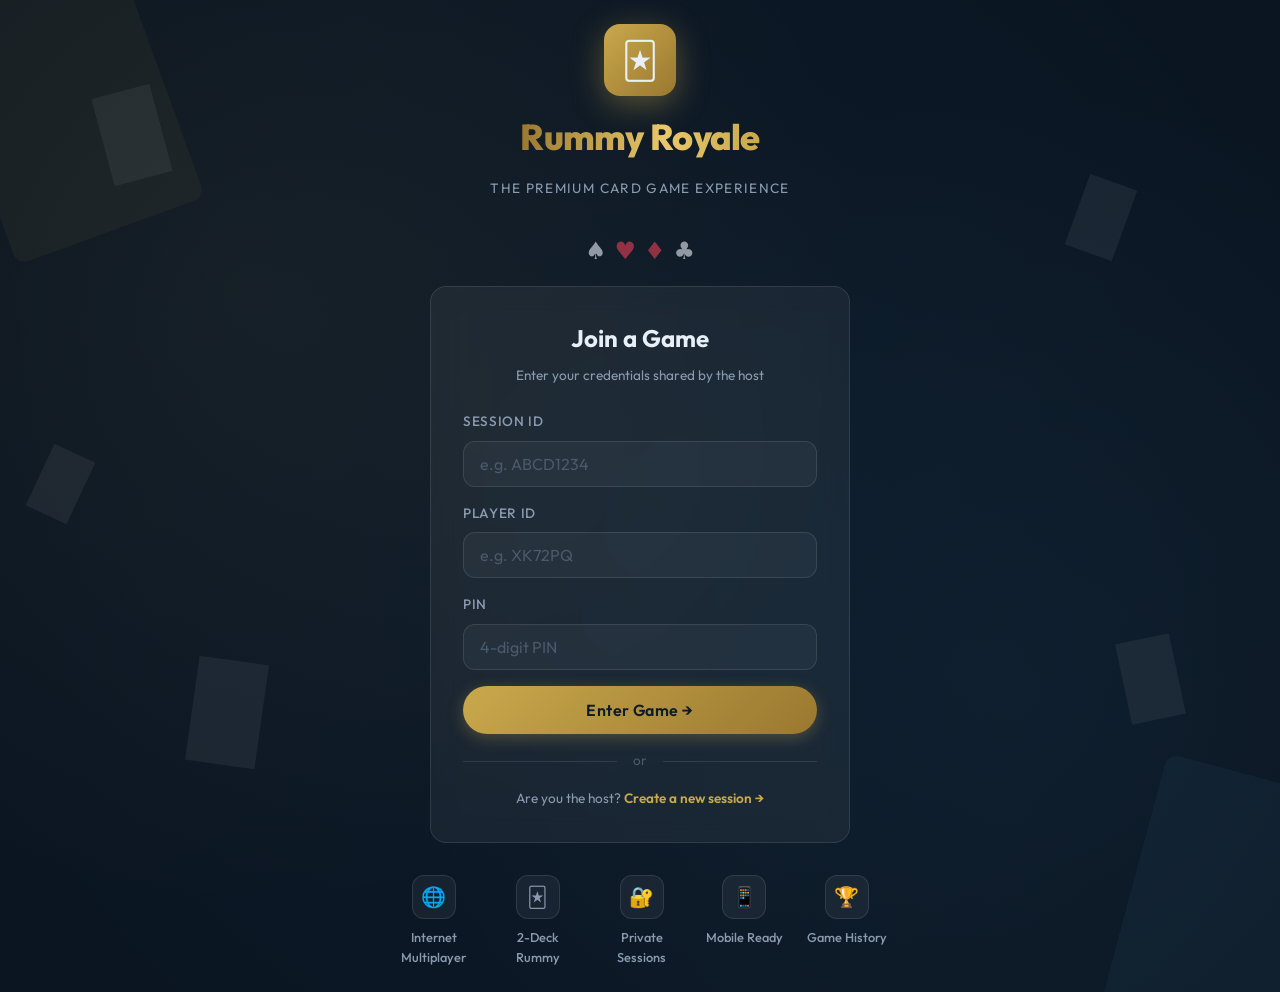
<file: index.html>
<!DOCTYPE html>
<html lang="en">
<head>
  <meta charset="UTF-8" />
  <meta name="viewport" content="width=device-width, initial-scale=1.0" />
  <title>Rummy Royale — Multiplayer Card Game</title>
  <meta name="description" content="Play Rummy Royale — a premium 2-6 player online rummy card game. Join with your secret ID and PIN." />
  <link rel="icon" href="data:image/svg+xml,<svg xmlns='http://www.w3.org/2000/svg' viewBox='0 0 100 100'><text y='.9em' font-size='90'>🃏</text></svg>" />
  <link rel="stylesheet" href="css/base.css" />
  <link rel="stylesheet" href="css/lobby.css" />
  <!-- Ably Realtime SDK -->
  <script src="https://cdn.ably.com/lib/ably.min-2.js"></script>
  <style>
    .hero-suits {
      display: flex;
      gap: 0.5rem;
      justify-content: center;
      font-size: 1.5rem;
      margin-bottom: 1rem;
      opacity: 0.6;
    }
    .hero-suits span { animation: float 3s ease-in-out infinite; }
    .hero-suits span:nth-child(2) { animation-delay: 0.5s; }
    .hero-suits span:nth-child(3) { animation-delay: 1s; }
    .hero-suits span:nth-child(4) { animation-delay: 1.5s; }
    
    .features {
      display: flex;
      gap: 1.5rem;
      justify-content: center;
      margin-top: 2rem;
      flex-wrap: wrap;
    }
    .feature-item {
      display: flex;
      flex-direction: column;
      align-items: center;
      gap: 0.5rem;
      color: var(--color-text-secondary);
      font-size: 0.8rem;
      font-weight: 500;
      text-align: center;
      max-width: 80px;
    }
    .feature-icon {
      width: 44px;
      height: 44px;
      border-radius: 12px;
      background: var(--color-glass);
      border: 1px solid var(--color-glass-border);
      display: flex;
      align-items: center;
      justify-content: center;
      font-size: 1.25rem;
    }
  </style>
</head>
<body class="bg-pattern">

<!-- Ably Setup Warning (shown if API key not configured) -->
<div id="setup-warning" style="
  display:none; position:fixed; top:0; left:0; right:0; z-index:1000;
  background:linear-gradient(90deg,rgba(201,168,76,0.9),rgba(255,180,0,0.85));
  color:#0D1B2A; font-weight:700; font-size:0.85rem;
  padding:0.6rem 1rem; text-align:center; backdrop-filter:blur(8px);
" role="alert">
  ⚠️ Ably not configured — multiplayer won't work.
  <a href="https://ably.com" target="_blank" rel="noopener"
     style="color:#0D1B2A;text-decoration:underline;margin-left:0.5rem">
    Get free API key →
  </a>
  then paste it in <code style="background:rgba(0,0,0,0.15);padding:1px 5px;border-radius:4px">js/session.js</code>
</div>

<!-- Floating card decorations -->
<div class="floating-cards" aria-hidden="true">
  <div class="floating-card"></div>
  <div class="floating-card"></div>
  <div class="floating-card"></div>
  <div class="floating-card"></div>
  <div class="floating-card"></div>
</div>

<main class="login-page" id="main-login">
  <!-- Brand -->
  <div class="brand-logo">
    <div class="brand-icon">🃏</div>
    <h1 class="brand-name text-gold-shimmer">Rummy Royale</h1>
    <p class="brand-tagline">The Premium Card Game Experience</p>
  </div>

  <div class="hero-suits" aria-hidden="true">
    <span>♠</span><span style="color:var(--color-red)">♥</span>
    <span style="color:var(--color-red)">♦</span><span>♣</span>
  </div>

  <!-- Login Card -->
  <div class="glass login-card" id="login-card" role="region" aria-label="Player Login">
    <h2 class="login-title">Join a Game</h2>
    <p class="login-subtitle">Enter your credentials shared by the host</p>

    <!-- Resume active session panel -->
    <div id="resume-container" class="hidden" style="margin-bottom: 1.5rem; text-align: center; padding: 0.75rem; background: rgba(201, 168, 76, 0.1); border-radius: var(--radius-lg); border: 1px solid rgba(201, 168, 76, 0.2);">
      <p style="font-size: var(--text-sm); color: var(--color-text-secondary); margin-bottom: 0.5rem;">You have an active game session!</p>
      <button class="btn btn-primary btn-sm w-full" id="resume-btn" type="button">Resume Game (Session <span id="resume-session-id-display"></span>)</button>
      <button class="btn btn-ghost btn-sm w-full" id="clear-resume-btn" type="button" style="margin-top: 0.25rem; font-size: var(--text-xs); color: var(--color-text-muted);">Clear and start fresh</button>
    </div>

    <form class="login-form" id="login-form" novalidate>
      <div class="input-group">
        <label class="input-label" for="session-id">Session ID</label>
        <input class="input" type="text" id="session-id" placeholder="e.g. ABCD1234"
          maxlength="12" autocomplete="off" autocapitalize="characters" spellcheck="false"
          required aria-required="true" />
      </div>

      <div class="input-group">
        <label class="input-label" for="player-id">Player ID</label>
        <input class="input" type="text" id="player-id" placeholder="e.g. XK72PQ"
          maxlength="8" autocomplete="off" autocapitalize="characters" spellcheck="false"
          required aria-required="true" />
      </div>

      <div class="input-group">
        <label class="input-label" for="player-pin">PIN</label>
        <input class="input" type="password" id="player-pin" placeholder="4-digit PIN"
          maxlength="4" pattern="[0-9]{4}" inputmode="numeric"
          required aria-required="true" />
      </div>

      <button class="btn btn-primary btn-lg w-full" type="submit" id="login-btn">
        <span id="login-btn-text">Enter Game →</span>
        <span id="login-btn-loader" class="loader hidden"></span>
      </button>

      <div id="login-error" class="hidden" style="
        text-align:center; color:var(--color-error); font-size:var(--text-sm);
        padding:0.75rem; background:rgba(232,64,85,0.1); border-radius:var(--radius-lg);
        border:1px solid rgba(232,64,85,0.2);">
      </div>
    </form>

    <div class="or-divider">or</div>

    <div class="host-link">
      <p>Are you the host? <a href="lobby.html?new=true" id="host-link">Create a new session →</a></p>
    </div>
  </div>

  <!-- Feature highlights -->
  <div class="features" role="list" aria-label="Game features">
    <div class="feature-item" role="listitem">
      <div class="feature-icon">🌐</div>
      <span>Internet Multiplayer</span>
    </div>
    <div class="feature-item" role="listitem">
      <div class="feature-icon">🃏</div>
      <span>2-Deck Rummy</span>
    </div>
    <div class="feature-item" role="listitem">
      <div class="feature-icon">🔐</div>
      <span>Private Sessions</span>
    </div>
    <div class="feature-item" role="listitem">
      <div class="feature-icon">📱</div>
      <span>Mobile Ready</span>
    </div>
    <div class="feature-item" role="listitem">
      <div class="feature-icon">🏆</div>
      <span>Game History</span>
    </div>
  </div>
</main>

<div id="toast-container" class="toast-container" aria-live="polite" aria-atomic="true"></div>

<script type="module">
  import { joinSession, isAblyConfigured, getCurrentPlayer } from './js/session.js?v=10';
  import { showToast } from './js/ui.js';

  // Show setup warning if Ably not configured
  if (!isAblyConfigured()) {
    document.getElementById('setup-warning').style.display = 'block';
  }

  // Check if already logged in, show resume container instead of auto-redirecting
  const existingPlayer = getCurrentPlayer();
  if (existingPlayer) {
    const resumeContainer = document.getElementById('resume-container');
    const resumeSessionId = document.getElementById('resume-session-id-display');
    const resumeBtn = document.getElementById('resume-btn');
    const clearResumeBtn = document.getElementById('clear-resume-btn');

    if (resumeContainer && resumeSessionId && resumeBtn && clearResumeBtn) {
      resumeSessionId.textContent = existingPlayer.sessionId;
      resumeContainer.classList.remove('hidden');

      resumeBtn.addEventListener('click', () => {
        window.location.href = `game.html?session=${existingPlayer.sessionId}`;
      });

      clearResumeBtn.addEventListener('click', () => {
        try {
          localStorage.removeItem('rummy_player');
          localStorage.removeItem('rummy_session');
          localStorage.removeItem('rummy_game_state');
        } catch (e) {
          console.warn('LocalStorage not available to clear session:', e);
        }
        resumeContainer.classList.add('hidden');
        showToast('Session cleared. You can now join a new game.', 'success');
      });
    }
  }

  const form       = document.getElementById('login-form');
  const btnText    = document.getElementById('login-btn-text');
  const btnLoader  = document.getElementById('login-btn-loader');
  const errorDiv   = document.getElementById('login-error');
  const sessionIn  = document.getElementById('session-id');
  const playerIn   = document.getElementById('player-id');
  const pinIn      = document.getElementById('player-pin');

  // Auto-uppercase IDs
  [sessionIn, playerIn].forEach(input => {
    input.addEventListener('input', () => {
      const pos = input.selectionStart;
      input.value = input.value.toUpperCase();
      input.setSelectionRange(pos, pos);
    });
  });

  // Check URL params (if host shared a link with session pre-filled)
  const params = new URLSearchParams(window.location.search);
  if (params.get('session')) sessionIn.value = params.get('session').toUpperCase();
  if (params.get('pid'))     playerIn.value  = params.get('pid').toUpperCase();

  function setLoading(loading) {
    btnText.classList.toggle('hidden', loading);
    btnLoader.classList.toggle('hidden', !loading);
    form.querySelectorAll('input, button').forEach(el => el.disabled = loading);
  }

  function showError(msg) {
    errorDiv.textContent = msg;
    errorDiv.classList.remove('hidden');
    errorDiv.animate([
      { transform: 'translateX(-4px)' }, { transform: 'translateX(4px)' },
      { transform: 'translateX(-3px)' }, { transform: 'translateX(3px)' },
      { transform: 'translateX(0)' }
    ], { duration: 300 });
  }

  form.addEventListener('submit', async (e) => {
    e.preventDefault();
    errorDiv.classList.add('hidden');

    const sessionId = sessionIn.value.trim().toUpperCase();
    const playerId  = playerIn.value.trim().toUpperCase();
    const pin       = pinIn.value.trim();

    if (!sessionId || !playerId || !pin) {
      showError('Please fill in all fields.');
      return;
    }
    if (!/^\d{4}$/.test(pin)) {
      showError('PIN must be 4 digits.');
      return;
    }

    setLoading(true);
    try {
      const { session, player } = await joinSession(sessionId, playerId, pin);
      showToast(`Welcome, ${player.name}! 🎴`, 'success');
      setTimeout(() => {
        window.location.href = `game.html?session=${sessionId}`;
      }, 600);
    } catch (err) {
      console.error(err);
      showError(err.message || 'Connection error. Is the host lobby open?');
      setLoading(false);
    }
  });
</script>
</body>
</html>
</file>
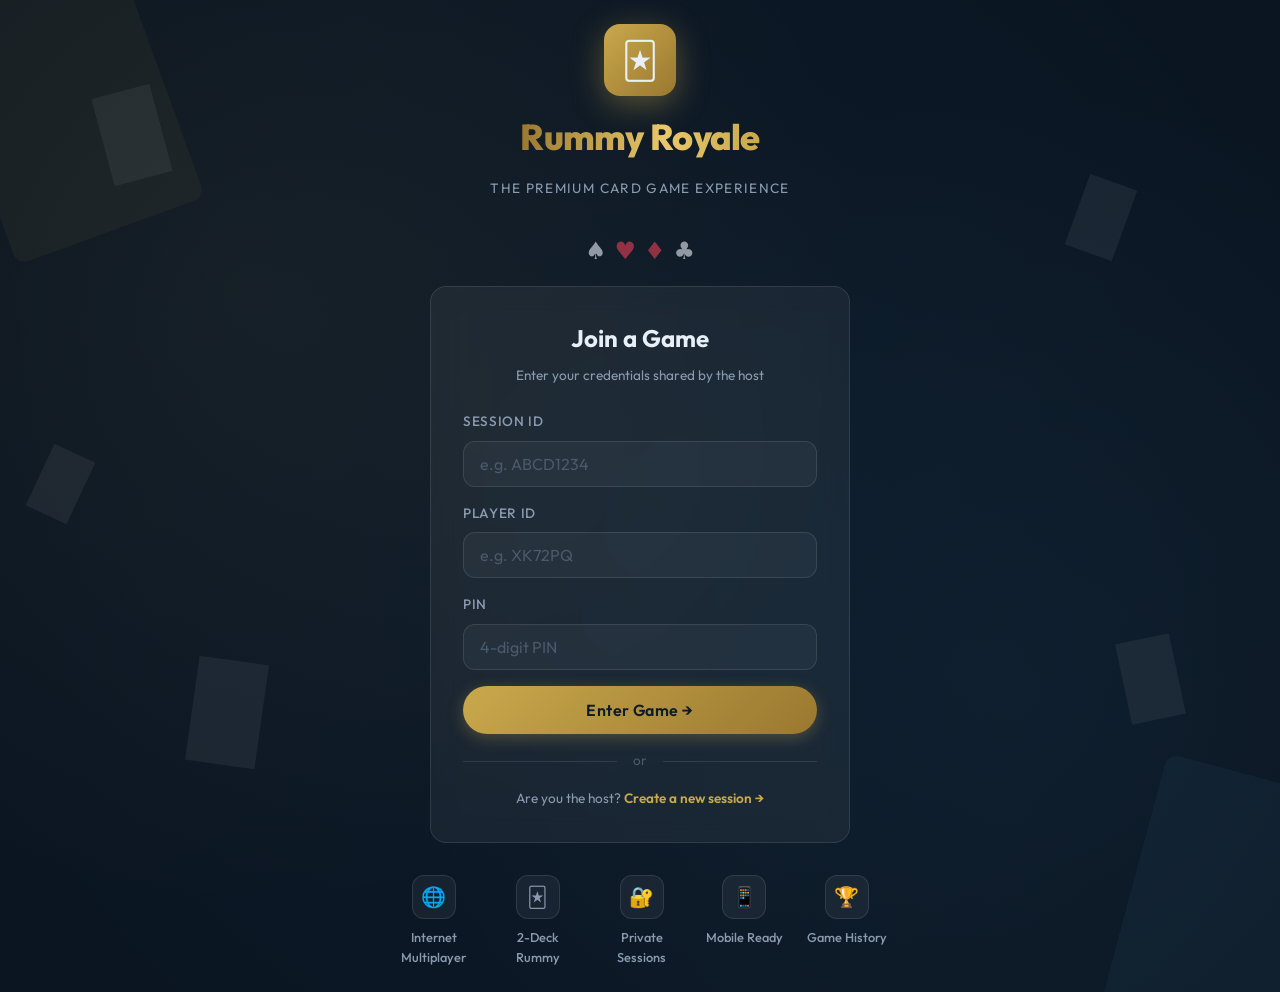
<file: game.html>
<!DOCTYPE html>
<html lang="en">
<head>
  <meta charset="UTF-8" />
  <meta name="viewport" content="width=device-width, initial-scale=1.0" />
  <meta name="theme-color" content="#0D1B2A" />
  <title>Game — Rummy Royale</title>
  <meta name="description" content="Play your Rummy Royale game" />
  <link rel="icon" href="data:image/svg+xml,<svg xmlns='http://www.w3.org/2000/svg' viewBox='0 0 100 100'><text y='.9em' font-size='90'>🃏</text></svg>" />
  <link rel="stylesheet" href="css/base.css" />
  <link rel="stylesheet" href="css/cards.css" />
  <link rel="stylesheet" href="css/game.css" />
  <script src="https://cdn.ably.com/lib/ably.min-2.js"></script>
</head>
<body>
<div id="toast-container" class="toast-container" aria-live="polite"></div>

<!-- ═══════════════════════════════════
  WAITING ROOM (shown before game starts)
═══════════════════════════════════ -->
<div id="waiting-room" class="waiting-room">
  <div class="waiting-content glass" style="border-radius:var(--radius-2xl);padding:3rem 2rem">
    <div class="waiting-spinner"></div>
    <h2 class="waiting-title">Waiting for Host</h2>
    <p class="waiting-subtitle" id="waiting-subtitle">
      You've joined successfully! The host will start the game soon.
    </p>
    <div class="players-joined-list" id="players-joined-list"></div>
    <div style="margin-top:1.5rem">
      <a href="index.html" class="btn btn-ghost btn-sm">← Leave</a>
    </div>
  </div>
</div>

<!-- ═══════════════════════════════════
  MAIN GAME PAGE
═══════════════════════════════════ -->
<div class="game-page hidden" id="game-page">

  <!-- HUD Bar -->
  <header class="game-hud" role="banner">
    <div class="hud-logo">
      <span>🃏</span>
      <span class="text-gold-shimmer" style="font-size:1rem">Rummy Royale</span>
    </div>

    <div class="hud-game-info">
      <div class="hud-badge">
        <div class="hud-badge-dot" id="connection-dot"></div>
        <span id="connection-status">Connected</span>
      </div>
      <div class="hud-badge" id="turn-indicator">
        <span id="whose-turn-text">–</span>
      </div>
      <!-- Timer Ring -->
      <div class="turn-timer" id="turn-timer" style="display:none">
        <div class="timer-ring" role="timer" aria-label="Turn timer">
          <svg width="32" height="32" viewBox="0 0 32 32" aria-hidden="true">
            <circle cx="16" cy="16" r="13" />
            <circle class="timer-progress" cx="16" cy="16" r="13"
              stroke-dasharray="81.68" stroke-dashoffset="0" />
          </svg>
          <div class="timer-number" id="timer-number">30</div>
        </div>
      </div>
    </div>

    <div class="hud-actions">
      <button class="btn btn-ghost btn-sm" id="sort-toggle-btn" aria-label="Sort cards">
        🔀 Sort
      </button>
      <button class="btn btn-ghost btn-sm" id="rules-btn" aria-label="View rules">
        📋 Rules
      </button>
      <a href="history.html" class="btn btn-ghost btn-sm">📊</a>
    </div>
  </header>

  <!-- Main Board -->
  <main class="game-board" id="game-board" aria-label="Game Board">

    <!-- Opponents Zone -->
    <section class="opponents-zone" id="opponents-zone" aria-label="Other players"></section>

    <!-- Center Felt Area -->
    <section class="center-area felt-area" id="center-area" aria-label="Card piles">
      <!-- Draw Pile -->
      <div class="pile-group">
        <div class="pile-label">Draw Pile</div>
        <div class="draw-pile" id="draw-pile" role="button" tabindex="0"
          aria-label="Draw from deck">
          <div class="card-back" id="draw-pile-top"></div>
          <div class="draw-pile-count" id="draw-pile-count">– cards</div>
        </div>
      </div>

      <!-- Discard Pile -->
      <div class="pile-group">
        <div class="pile-label">Discard Pile</div>
        <div class="discard-pile" id="discard-pile" role="button" tabindex="0"
          aria-label="Pick up from discard pile">
          <div id="discard-pile-top"></div>
        </div>
      </div>

      <!-- Secret Joker -->
      <div class="joker-info">
        <div class="joker-info-label">🌟 Secret Joker</div>
        <div class="secret-joker-card" id="secret-joker-display"></div>
        <div style="font-size:var(--text-xs);color:var(--color-text-secondary);text-align:center;max-width:90px">
          Same rank = wildcard
        </div>
      </div>
    </section>

    <!-- Player Controls Bar -->
    <div class="player-controls" id="player-controls">
      <div class="player-info-bar">
        <div class="my-avatar" id="my-avatar">🎴</div>
        <div>
          <div class="my-name" id="my-name">–</div>
          <div class="my-card-count" id="my-card-count">13 cards</div>
        </div>
      </div>
      <div class="action-buttons">
        <button class="btn btn-ghost btn-sm" id="group-mode-btn" aria-pressed="false">
          🗂️ Group Mode
        </button>
        <button class="btn btn-outline btn-sm hidden" id="group-cards-btn">
          🔗 Group Selected
        </button>
        <button class="btn btn-primary btn-sm hidden" id="discard-btn" disabled>
          📤 Discard Selected
        </button>
        <button class="btn btn-declare hidden" id="declare-btn" disabled
          aria-label="Declare your hand">
          🏆 Declare!
        </button>
      </div>
    </div>

    <!-- Player Hand -->
    <section class="player-hand-area" aria-label="Your hand">
      <div class="sort-panel" id="sort-panel" aria-label="Sort options">
        <button class="sort-btn active" data-sort="suit" aria-pressed="true">By Suit</button>
        <button class="sort-btn" data-sort="rank" aria-pressed="false">By Rank</button>
        <button class="sort-btn" data-sort="group" aria-pressed="false">Grouped</button>
        <button class="sort-btn" data-sort="none" aria-pressed="false">Original</button>
      </div>
      <div class="hand-container" id="hand-container" role="list" aria-label="Your cards"></div>
    </section>

  </main>
</div>

<!-- ═══════════════════════════════════
  YOUR TURN BANNER (shown at turn start)
═══════════════════════════════════ -->
<div class="your-turn-banner hidden" id="your-turn-banner" aria-live="assertive">
  🎯 YOUR TURN — Draw a card!
</div>

<!-- ═══════════════════════════════════
  DISCARD SELECTION PROMPT
═══════════════════════════════════ -->
<div class="discard-selection-overlay hidden" id="discard-prompt">
  <div class="discard-prompt-text">Select a card to discard</div>
  <div class="discard-hint">Tap any card in your hand to discard it</div>
</div>

<!-- ═══════════════════════════════════
  DECLARE MODAL (validation UI)
═══════════════════════════════════ -->
<div class="modal-overlay hidden" id="declare-modal" role="dialog" aria-modal="true" aria-labelledby="declare-modal-title">
  <div class="modal glass">
    <h2 class="modal-title" id="declare-modal-title">🏆 Declare Hand</h2>
    <p class="modal-subtitle">Review your hand validation before declaring</p>
    <div class="declare-panel" id="declare-panel"></div>
    <div style="margin-top:1.5rem;display:flex;gap:0.75rem;justify-content:flex-end;flex-wrap:wrap">
      <button class="btn btn-ghost" id="declare-cancel-btn">Cancel</button>
      <button class="btn btn-success" id="declare-confirm-btn" disabled>
        ✅ Confirm Declaration
      </button>
    </div>
  </div>
</div>

<!-- ═══════════════════════════════════
  RULES MODAL
═══════════════════════════════════ -->
<div class="modal-overlay hidden" id="rules-modal" role="dialog" aria-modal="true" aria-labelledby="rules-modal-title">
  <div class="modal glass" style="max-width:520px">
    <h2 class="modal-title" id="rules-modal-title">📋 Game Rules</h2>
    <div style="font-size:var(--text-sm);color:var(--color-text-secondary);line-height:1.7;display:flex;flex-direction:column;gap:1rem;max-height:60dvh;overflow-y:auto">
      <div><strong style="color:var(--color-text-primary)">🃏 Deck:</strong> Two standard 52-card decks + 2 Joker cards = 106 cards total.</div>
      <div><strong style="color:var(--color-text-primary)">🌟 Secret Joker:</strong> One random card is revealed — all cards of that rank act as wildcards, along with printed Joker cards.</div>
      <div><strong style="color:var(--color-text-primary)">▶ Your Turn:</strong> First draw one card (from deck or top of discard pile), then discard one card.</div>
      <div><strong style="color:var(--color-text-primary)">✅ Pure Sequence:</strong> 3+ consecutive cards of the same suit, NO jokers used.</div>
      <div><strong style="color:var(--color-text-primary)">🔵 Impure Sequence:</strong> 3+ consecutive same-suit cards where jokers fill gaps.</div>
      <div><strong style="color:var(--color-text-primary)">🟡 Triplet / Set:</strong> 3 or more cards of the same rank, different suits.</div>
      <div><strong style="color:var(--color-text-primary)">🏆 Declare:</strong> You need ≥2 sequences (at least 1 must be pure). Remaining cards can be sequences or triplets. All 13 cards must be in valid groups.</div>
      <div><strong style="color:var(--color-text-primary)">📊 Grouping:</strong> Use <em>Group Mode</em> to drag cards into groups before declaring. Label each group as Sequence or Triplet.</div>
    </div>
    <button class="btn btn-ghost w-full" id="rules-close-btn" style="margin-top:1.5rem">Close</button>
  </div>
</div>

<!-- ═══════════════════════════════════
  WIN OVERLAY
═══════════════════════════════════ -->
<div class="win-overlay hidden" id="win-overlay" role="dialog" aria-modal="true" aria-labelledby="win-title">
  <div class="win-card glass">
    <span class="win-emoji" id="win-emoji">🏆</span>
    <h2 class="win-title text-gold-shimmer" id="win-title">–</h2>
    <p class="win-subtitle" id="win-subtitle">–</p>
    <div class="win-actions">
      <a href="lobby.html?new=true" class="btn btn-primary btn-lg">🎲 New Game</a>
      <a href="history.html" class="btn btn-ghost btn-lg">📊 History</a>
      <a href="index.html" class="btn btn-ghost btn-lg">🏠 Home</a>
    </div>
  </div>
</div>

<script type="module">
import { getCurrentPlayer, subscribeToGameState, updateGameState, setPlayerOnline,
         saveGameResult, getSession, subscribeToSession, getLatestGameState,
         requestGameState, subscribeToStateRequests } from './js/session.js?v=10';
import { sortBySuit, sortByRank, isWildcard } from './js/deck.js?v=10';
import { validateHand, groupLabel, buildChecks, findBestGrouping } from './js/game-engine.js?v=10';
import { createCardEl, renderHand, renderOpponentPanel, showToast,
         launchConfetti, updateTimerRing, escHtml, copyToClipboard } from './js/ui.js?v=10';

// ─────────────────────────────────────────────────────────
// State
// ─────────────────────────────────────────────────────────
const params      = new URLSearchParams(window.location.search);
const sessionId   = params.get('session');

let player        = getCurrentPlayer();
let gameState     = null;
let myHand        = [];
let sortMode      = 'suit';
let selectedCards = new Set();
let groups        = []; // user-arranged groups for declaration
let groupMode     = false;
let turnTimer     = null;
let timerSeconds  = 30;
let unsubscribe   = null;
let unsubSession  = null;
let gameStartTime = Date.now();
let isActionPending = false;
let actionTimeout = null;

function setActionPending(pending) {
  isActionPending = pending;
  if (actionTimeout) {
    clearTimeout(actionTimeout);
    actionTimeout = null;
  }
  if (pending) {
    actionTimeout = setTimeout(() => {
      if (isActionPending) {
        isActionPending = false;
        console.warn('Action timed out. Action lock reset.');
        showToast('Connection is slow. Please try again.', 'warning');
      }
    }, 6000);
  }
}

// ─────────────────────────────────────────────────────────
// Auth Guard
// ─────────────────────────────────────────────────────────
if (!player || !sessionId) {
  window.location.href = 'index.html';
  throw new Error('Not authenticated');
}

if (player.sessionId !== sessionId) {
  window.location.href = `index.html?session=${sessionId}`;
  throw new Error('Session mismatch');
}

// ─────────────────────────────────────────────────────────
// Init
// ─────────────────────────────────────────────────────────
async function init() {
  // Mark player online
  await setPlayerOnline(sessionId, player.playerId, true);

  // Update my info in HUD
  document.getElementById('my-avatar').textContent = player.avatar || '🎴';
  document.getElementById('my-name').textContent   = player.name || 'You';

  // Subscribe to game state
  unsubscribe = subscribeToGameState(sessionId, onGameStateUpdate);

  // Check if we have a locally cached game state first (extremely reliable for host/reloads)
  let initialLoaded = false;

  // Try window.name first (survives refreshes and redirects in private tabs)
  if (window.name) {
    try {
      const parsed = JSON.parse(window.name);
      if (parsed && parsed.rummy_game_state && parsed.rummy_game_state.sessionId === sessionId) {
        console.log('Restored game state from window.name');
        onGameStateUpdate(parsed.rummy_game_state);
        initialLoaded = true;
      }
    } catch (e) {
      console.warn('Failed to parse window.name:', e);
    }
  }

  if (!initialLoaded) {
    let cachedState = null;
    try {
      cachedState = localStorage.getItem('rummy_game_state');
    } catch (e) {
      console.warn('LocalStorage not available:', e);
    }
    if (cachedState) {
      try {
        const state = JSON.parse(cachedState);
        if (state && state.sessionId === sessionId && state.hands && state.hands[player.playerId]) {
          onGameStateUpdate(state);
          initialLoaded = true;
        }
      } catch (e) {
        console.warn('Failed to parse cached game state:', e);
      }
    }
  }

  // Subscribe to game state requests (Host only)
  let unsubRequests = null;
  if (player.isHost) {
    unsubRequests = subscribeToStateRequests(sessionId, async (data) => {
      if (gameState && player.isHost) {
        console.log(`Received request-game-state from ${data.playerId}. Broadcasting current state...`);
        try {
          await setGameState(sessionId, gameState);
        } catch (e) {
          console.warn('Failed to broadcast game state on request:', e);
        }
      }
    });
  }

  if (!initialLoaded) {
    // Check if the game is already in progress (from history)
    const latestState = await getLatestGameState(sessionId);
    if (latestState) {
      onGameStateUpdate(latestState);
    } else {
      // If not running, load session and listen for updates to the waiting room player list
      const session = await getSession(sessionId);
      if (session) {
        updateWaitingRoom(session);
        // Redirect player if session is already playing
        if (session.status === 'playing' && session.gameState) {
          const state = await getLatestGameState(sessionId);
          if (state) onGameStateUpdate(state);
        }
      }
      unsubSession = subscribeToSession(sessionId, async (sess) => {
        updateWaitingRoom(sess);
        if (sess.status === 'playing' && !gameState) {
          const state = await getLatestGameState(sessionId);
          if (state) {
            onGameStateUpdate(state);
          } else {
            console.log('Session status is playing, but no history state. Requesting state from host...');
            requestGameState(sessionId, player.playerId).catch(console.error);
          }
        }
      });
    }
  }

  // If we still don't have game state after 1.5 seconds and we aren't the host, request it from the host
  setTimeout(() => {
    if (!gameState && !player.isHost) {
      console.log('No game state loaded yet. Sending sync request to host...');
      requestGameState(sessionId, player.playerId).catch(console.error);
    }
  }, 1500);

  // Mark offline on unload
  window.addEventListener('beforeunload', () => {
    setPlayerOnline(sessionId, player.playerId, false);
    if (unsubscribe) unsubscribe();
    if (unsubSession) {
      unsubSession();
      unsubSession = null;
    }
    if (unsubRequests) {
      unsubRequests();
      unsubRequests = null;
    }
  });
}

// ─────────────────────────────────────────────────────────
// Waiting Room
// ─────────────────────────────────────────────────────────
function updateWaitingRoom(session) {
  const players = Object.values(session.players || {});
  const list = document.getElementById('players-joined-list');
  list.innerHTML = '';

  players.forEach(p => {
    const item = document.createElement('div');
    item.className = 'joined-player';
    item.innerHTML = `
      <div class="joined-player-dot" style="background:${p.joined ? 'var(--color-success)' : 'var(--color-text-muted)'}"></div>
      <span>${escHtml(p.avatar || '')} ${escHtml(p.name)}${p.isHost ? ' 👑' : ''}${p.joined ? '' : ' (waiting)'}</span>
    `;
    list.appendChild(item);
  });
}

// ─────────────────────────────────────────────────────────
// Game State Handler
// ─────────────────────────────────────────────────────────
function onGameStateUpdate(state) {
  if (!state) return;
  gameState = state;
  setActionPending(false);
  
  if (state.currentTurnPlayerId !== player.playerId) {
    selectedCards.clear();
  }

  // Save to window.name cache (survives refreshes and private browsing navigation)
  try {
    window.name = JSON.stringify({ rummy_game_state: state });
  } catch (e) {
    console.warn('window.name write blocked:', e);
  }

  // Save to local storage cache for recovery on refresh
  try {
    localStorage.setItem('rummy_game_state', JSON.stringify(state));
  } catch (e) {
    console.warn('LocalStorage write blocked:', e);
  }

  // If game just started, show game board
  if (state.hands) {
    if (unsubSession) {
      unsubSession();
      unsubSession = null;
    }
    document.getElementById('waiting-room').classList.add('hidden');
    document.getElementById('game-page').classList.remove('hidden');

    // Get my hand
    myHand = state.hands[player.playerId] || [];
    renderMyHand();

    // Render opponents
    renderOpponents(state);

    // Render center
    renderCenter(state);

    // Update turn
    updateTurnUI(state);

    // Check win state
    if (state.winner) {
      showWinScreen(state.winner, state);
    }
  }
}

// ─────────────────────────────────────────────────────────
// Render My Hand
// ─────────────────────────────────────────────────────────
function updateActionButtons() {
  const isMy = isMyTurn();
  const phase = gameState?.turnPhase;
  
  const discardBtn = document.getElementById('discard-btn');
  const declareBtn = document.getElementById('declare-btn');
  const groupCardsBtn = document.getElementById('group-cards-btn');

  // Discard Selected Button
  if (discardBtn) {
    const showDiscard = isMy && phase === 'discard' && selectedCards.size === 1;
    if (showDiscard) {
      discardBtn.classList.remove('hidden');
      discardBtn.disabled = false;
    } else {
      discardBtn.classList.add('hidden');
      discardBtn.disabled = true;
    }
  }

  // Declare Button
  if (declareBtn) {
    const showDeclare = isMy && phase === 'discard' && (
      (myHand.length === 13) ||
      (myHand.length === 14 && selectedCards.size === 1)
    );
    if (showDeclare) {
      declareBtn.classList.remove('hidden');
      declareBtn.disabled = false;
    } else {
      declareBtn.classList.add('hidden');
      declareBtn.disabled = true;
    }
  }

  // Group Selected Button (shows only when 2 or more cards are selected)
  if (groupCardsBtn) {
    if (selectedCards.size >= 2) {
      groupCardsBtn.classList.remove('hidden');
    } else {
      groupCardsBtn.classList.add('hidden');
    }
  }
}

function groupSelectedCards() {
  if (selectedCards.size < 2) return;
  const selectedList = myHand.filter(c => selectedCards.has(c.id));
  
  // Remove these cards from any existing groups
  groups = groups.map(g => ({
    ...g,
    cards: g.cards.filter(c => !selectedCards.has(c.id))
  })).filter(g => g.cards.length > 0);
  
  // Detect group type
  const secretJoker = gameState?.secretJoker;
  let type = 'sequence';
  const reals = selectedList.filter(c => !isWildcard(c, secretJoker));
  if (reals.length > 0) {
    const ranks = [...new Set(reals.map(c => c.rank))];
    if (ranks.length === 1) {
      type = 'triplet';
    }
  }
  
  const isPure = type === 'sequence' && !selectedList.some(c => isWildcard(c, secretJoker));
  
  groups.push({
    cards: selectedList,
    type,
    isPure
  });
  
  // Put any remaining cards that are not in any group into their own unmatched group
  const groupedIds = new Set(groups.flatMap(g => g.cards.map(c => c.id)));
  const unmatched = myHand.filter(c => !groupedIds.has(c.id));
  
  // Remove any old unmatched group
  groups = groups.filter(g => g.type !== 'unmatched');
  if (unmatched.length > 0) {
    groups.push({
      cards: unmatched,
      type: 'unmatched',
      isPure: false
    });
  }
  
  selectedCards.clear();
  sortMode = 'group'; // Switch to group view
  
  // Update sort panel button state to active
  document.querySelectorAll('.sort-btn').forEach(btn => {
    btn.classList.toggle('active', btn.dataset.sort === 'group');
    btn.setAttribute('aria-pressed', btn.dataset.sort === 'group' ? 'true' : 'false');
  });

  renderMyHand();
  showToast('Cards grouped successfully!', 'success');
}

function renderMyHand() {
  const container = document.getElementById('hand-container');
  const secretJoker = gameState?.secretJoker;

  container.innerHTML = '';

  if (sortMode === 'group') {
    // If no custom groups exist, run the auto-grouper to generate groups
    if (groups.length === 0) {
      const res = findBestGrouping(myHand, secretJoker);
      groups = res.groups;
    }

    let cardIndex = 0;
    groups.forEach((group, groupIdx) => {
      group.cards.forEach((card, i) => {
        // Double check card is actually still in myHand (safety)
        if (!myHand.some(c => c.id === card.id)) return;
        
        const el = createCardEl(card, secretJoker, { selected: selectedCards.has(card.id) });
        el.setAttribute('role', 'listitem');
        el.setAttribute('aria-label', `${card.rank} of ${card.suit}`);
        el.style.animationDelay = `${cardIndex * 30}ms`;
        el.classList.add('card-dealing');
        
        // Add a margin to visually separate different groups
        if (i === 0 && groupIdx > 0) {
          el.style.marginLeft = '1.5rem';
        }
        
        el.addEventListener('click', () => onCardClick(card, el));
        el.addEventListener('touchend', (e) => {
          e.preventDefault();
          onCardClick(card, el);
        }, { passive: false });
        el.addEventListener('dblclick', () => {
          if (isMyTurn() && gameState?.turnPhase === 'discard') {
            selectedCards.clear();
            discardCard(card);
          }
        });
        container.appendChild(el);
        cardIndex++;
      });
    });
  } else {
    let displayHand = [...myHand];
    if (sortMode === 'suit') displayHand = sortBySuit(myHand);
    if (sortMode === 'rank') displayHand = sortByRank(myHand);

    displayHand.forEach((card, i) => {
      const el = createCardEl(card, secretJoker, { selected: selectedCards.has(card.id) });
      el.setAttribute('role', 'listitem');
      el.setAttribute('aria-label', `${card.rank} of ${card.suit}`);
      el.style.animationDelay = `${i * 30}ms`;
      el.classList.add('card-dealing');
      el.addEventListener('click', () => onCardClick(card, el));
      el.addEventListener('touchend', (e) => {
        e.preventDefault();
        onCardClick(card, el);
      }, { passive: false });
      el.addEventListener('dblclick', () => {
        if (isMyTurn() && gameState?.turnPhase === 'discard') {
          selectedCards.clear();
          discardCard(card);
        }
      });
      container.appendChild(el);
    });
  }

  document.getElementById('my-card-count').textContent = `${myHand.length} cards`;
  updateActionButtons();
}

function onCardClick(card, el) {
  const phase = gameState?.turnPhase;

  if (!isMyTurn()) {
    showToast("It's not your turn!", 'warning', 2000);
    return;
  }

  if (phase === 'draw') {
    showToast('Draw a card first! Click the deck or discard pile.', 'info', 2000);
    return;
  }

  // Toggle selection
  if (selectedCards.has(card.id)) {
    selectedCards.delete(card.id);
  } else {
    selectedCards.add(card.id);
  }
  
  // Re-render hand to show selection highlight
  renderMyHand();
}

// ─────────────────────────────────────────────────────────
// Render Opponents
// ─────────────────────────────────────────────────────────
function renderOpponents(state) {
  const zone = document.getElementById('opponents-zone');
  zone.innerHTML = '';

  const allPlayers  = Object.values(state.handsPublic || {});
  const turnPlayers = state.turnOrder || [];

  // Get session player metadata from game state or stored
  turnPlayers.forEach(pid => {
    if (pid === player.playerId) return; // Skip self
    const pub = state.handsPublic?.[pid];
    if (!pub) return;

    const panel = document.createElement('div');
    const isActive = state.currentTurnPlayerId === pid;
    panel.className = `opponent-panel${isActive ? ' active-turn' : ''}`;
    panel.dataset.playerId = pid;

    const cardCount = pub.cardCount ?? 13;
    const cardsToShow = Math.min(cardCount, 7);
    let handHtml = '';
    for (let i = 0; i < cardsToShow; i++) {
      handHtml += `<div class="card-back card-back-sm" style="margin-left:${i > 0 ? '-20px' : '0'}"></div>`;
    }

    panel.innerHTML = `
      <div class="opponent-avatar">
        ${pub.avatar || '🎴'}
        <div class="opponent-online-dot${pub.online ? '' : ' offline'}"></div>
      </div>
      <div class="opponent-name">${escHtml(pub.name || 'Player')}</div>
      <div class="opponent-hand">${handHtml}</div>
      <div class="opponent-card-count">🃏 ${cardCount}</div>
    `;
    zone.appendChild(panel);
  });
}

// ─────────────────────────────────────────────────────────
// Render Center Piles
// ─────────────────────────────────────────────────────────
function checkPlayerHasPureSequence(hand, secretJoker) {
  const suitGroups = {};
  for (const card of hand) {
    if (card.isPrintedJoker) continue; // Printed jokers cannot be in a pure sequence
    if (!suitGroups[card.suit]) suitGroups[card.suit] = [];
    suitGroups[card.suit].push(card);
  }

  for (const suit of Object.keys(suitGroups)) {
    const cards = suitGroups[suit];
    if (cards.length < 3) continue;

    // Sort by rank value
    const sorted = [...cards].sort((a, b) => a.value - b.value);
    
    // Support Q-K-A wrapping
    if (sorted.some(c => c.rank === 'A') && sorted.some(c => c.rank === 'K')) {
      sorted.push({ rank: 'A', value: 14, suit: suit });
    }

    let consecutiveCount = 1;
    for (let i = 1; i < sorted.length; i++) {
      const gap = sorted[i].value - sorted[i - 1].value;
      if (gap === 0) continue; // Ignore duplicate cards
      if (gap === 1) {
        consecutiveCount++;
        if (consecutiveCount >= 3) {
          return true; // Found a pure sequence of 3 or more!
        }
      } else {
        consecutiveCount = 1; // Reset gap
      }
    }
  }
  return false;
}

function renderCenter(state) {
  // Draw pile
  const drawCount = (state.drawPile || []).length;
  document.getElementById('draw-pile-count').textContent = `${drawCount} cards`;

  // Discard pile top card
  const discardTop = (state.discardPile || []).slice(-1)[0];
  const discardEl  = document.getElementById('discard-pile-top');
  discardEl.innerHTML = '';
  if (discardTop) {
    discardEl.appendChild(createCardEl(discardTop, state.secretJoker));
  }

  // Secret Joker
  const jokerEl = document.getElementById('secret-joker-display');
  jokerEl.innerHTML = '';
  if (state.secretJoker) {
    const hasPure = checkPlayerHasPureSequence(myHand, state.secretJoker);
    if (hasPure) {
      const jokerCard = createCardEl(state.secretJoker, null, { size: 'lg' });
      jokerEl.appendChild(jokerCard);
    } else {
      // Render face-down card
      const jokerCard = document.createElement('div');
      jokerCard.className = 'card card-lg card-back';
      jokerCard.setAttribute('title', 'Form a pure sequence (consecutive same suit, no jokers) to reveal the Secret Joker!');
      jokerCard.style.cursor = 'help';
      
      const badge = document.createElement('div');
      badge.style.cssText = `
        position:absolute; top:50%; left:50%; transform:translate(-50%, -50%);
        background: rgba(13, 27, 42, 0.85); color: #C9A84C;
        border: 1px solid rgba(201, 168, 76, 0.4); border-radius: 8px;
        padding: 4px 8px; font-size: 10px; font-weight: 800; text-align: center;
        width: 70px; pointer-events: none;
      `;
      badge.innerHTML = '🔒 PURE<br>SEQ REQ';
      jokerCard.style.position = 'relative';
      jokerCard.appendChild(badge);
      
      jokerEl.appendChild(jokerCard);
    }
  }
}

// ─────────────────────────────────────────────────────────
// Turn UI
// ─────────────────────────────────────────────────────────
function updateTurnUI(state) {
  const isMy = isMyTurn();
  const turnPlayerName = state.handsPublic?.[state.currentTurnPlayerId]?.name
    || (isMy ? (player.name || 'You') : 'Opponent');

  document.getElementById('whose-turn-text').textContent =
    isMy ? `⭐ Your Turn` : `${escHtml(turnPlayerName)}'s Turn`;

  const banner = document.getElementById('your-turn-banner');
  const discardPrompt = document.getElementById('discard-prompt');

  if (isMy) {
    if (state.turnPhase === 'draw') {
      banner.classList.remove('hidden');
      discardPrompt.classList.add('hidden');
      setTimeout(() => banner.classList.add('hidden'), 3000);
    } else if (state.turnPhase === 'discard') {
      banner.classList.add('hidden');
      discardPrompt.classList.remove('hidden');
    }
  } else {
    banner.classList.add('hidden');
    discardPrompt.classList.add('hidden');
  }

}

function isMyTurn() {
  return gameState?.currentTurnPlayerId === player.playerId;
}

// ─────────────────────────────────────────────────────────
// Draw Card
// ─────────────────────────────────────────────────────────
async function drawFromDeck() {
  if (!isMyTurn() || gameState?.turnPhase !== 'draw' || isActionPending) return;
  setActionPending(true);
  const drawPile = [...(gameState.drawPile || [])];
  if (drawPile.length === 0) {
    showToast('Draw pile is empty!', 'warning');
    setActionPending(false);
    return;
  }
  const drawnCard = drawPile.pop();
  myHand.push(drawnCard);

  const updates = {
    drawPile,
    turnPhase: 'discard',
    [`hands/${player.playerId}`]: myHand,
    [`handsPublic/${player.playerId}/cardCount`]: myHand.length,
  };
  try {
    await updateGameState(sessionId, updates);
    showToast(`Drew: ${drawnCard.rank} ${drawnCard.suit === 'joker' ? '🃏' : ''}`, 'info', 2000);
  } catch (err) {
    console.error(err);
    showToast('Failed to draw card. Please try again.', 'error');
    setActionPending(false);
  }
}

async function drawFromDiscard() {
  if (!isMyTurn() || gameState?.turnPhase !== 'draw' || isActionPending) return;
  setActionPending(true);
  const discardPile = [...(gameState.discardPile || [])];
  if (discardPile.length === 0) {
    showToast('Discard pile is empty!', 'warning');
    setActionPending(false);
    return;
  }
  const drawnCard = discardPile.pop();
  myHand.push(drawnCard);

  const updates = {
    discardPile,
    turnPhase: 'discard',
    [`hands/${player.playerId}`]: myHand,
    [`handsPublic/${player.playerId}/cardCount`]: myHand.length,
  };
  try {
    await updateGameState(sessionId, updates);
    showToast(`Picked up: ${drawnCard.rank} of ${drawnCard.suit} 👆`, 'success', 2000);
  } catch (err) {
    console.error(err);
    showToast('Failed to draw card. Please try again.', 'error');
    setActionPending(false);
  }
}

// ─────────────────────────────────────────────────────────
// Discard Card
// ─────────────────────────────────────────────────────────
async function discardCard(card) {
  if (!isMyTurn() || gameState?.turnPhase !== 'discard' || isActionPending) return;
  setActionPending(true);

  const cardIndex = myHand.findIndex(c => c.id === card.id);
  if (cardIndex === -1) {
    setActionPending(false);
    return;
  }

  myHand.splice(cardIndex, 1);

  const discardPile = [...(gameState.discardPile || []), card];

  // Advance turn
  const turnOrder   = gameState.turnOrder || [];
  const currentIdx  = gameState.currentTurnIndex ?? 0;
  const nextIdx     = (currentIdx + 1) % turnOrder.length;

  const updates = {
    discardPile,
    turnPhase: 'draw',
    currentTurnIndex: nextIdx,
    currentTurnPlayerId: turnOrder[nextIdx],
    [`hands/${player.playerId}`]: myHand,
    [`handsPublic/${player.playerId}/cardCount`]: myHand.length,
  };

  try {
    await updateGameState(sessionId, updates);
    document.getElementById('discard-prompt').classList.add('hidden');
  } catch (err) {
    console.error(err);
    showToast('Failed to discard card. Please try again.', 'error');
    // Restore card to hand if failed
    myHand.splice(cardIndex, 0, card);
    setActionPending(false);
  }
}

// ─────────────────────────────────────────────────────────
// Declare
// ─────────────────────────────────────────────────────────
function openDeclareModal() {
  const secretJoker = gameState?.secretJoker;
  
  let declareCard = null;
  let validationHand = [...myHand];
  
  if (myHand.length === 14) {
    if (selectedCards.size !== 1) {
      showToast('Select exactly 1 card to discard for your declaration!', 'warning');
      return;
    }
    const declareCardId = Array.from(selectedCards)[0];
    declareCard = myHand.find(c => c.id === declareCardId);
    validationHand = myHand.filter(c => c.id !== declareCardId);
  } else if (myHand.length !== 13) {
    showToast('You must have 13 or 14 cards to declare!', 'warning');
    return;
  }

  // Filter declareCard out of groups if present
  let validationGroups = null;
  if (groups.length > 0) {
    validationGroups = groups.map(g => ({
      ...g,
      cards: g.cards.filter(c => c.id !== (declareCard ? declareCard.id : null))
    })).filter(g => g.cards.length > 0);
  }

  const result = validateHand(validationHand, secretJoker, validationGroups);

  const panel = document.getElementById('declare-panel');
  const confirmBtn = document.getElementById('declare-confirm-btn');
  panel.innerHTML = '';

  // Render validation checks
  const checks = result.checks || buildChecks(groups, secretJoker, false, false);
  checks.forEach(check => {
    const div = document.createElement('div');
    div.className = 'declare-check';
    div.innerHTML = `
      <div class="check-icon ${check.pass ? 'pass' : 'fail'}">${check.pass ? '✓' : '✗'}</div>
      <div class="check-text">
        <div>${escHtml(check.label)}</div>
        <div class="check-detail">${escHtml(check.detail)}</div>
      </div>
    `;
    panel.appendChild(div);
  });

  // Result message
  const msg = document.createElement('div');
  msg.style.cssText = `margin-top:1rem;padding:0.75rem;border-radius:var(--radius-lg);
    text-align:center;font-weight:600;font-size:var(--text-sm);
    background:${result.valid ? 'rgba(76,175,119,0.1)' : 'rgba(232,64,85,0.1)'};
    color:${result.valid ? 'var(--color-success)' : 'var(--color-error)'};
    border:1px solid ${result.valid ? 'rgba(76,175,119,0.3)' : 'rgba(232,64,85,0.3)'}`;
  msg.textContent = result.reason;
  panel.appendChild(msg);

  if (!result.valid) {
    const hint = document.createElement('div');
    hint.style.cssText = 'margin-top:0.75rem;font-size:var(--text-xs);color:var(--color-text-muted);text-align:center';
    hint.innerHTML = '💡 Use <strong>Group Mode</strong> to organize your cards into sequences and triplets before declaring.';
    panel.appendChild(hint);
  }

  confirmBtn.disabled = !result.valid;
  document.getElementById('declare-modal').classList.remove('hidden');
}

async function confirmDeclare() {
  document.getElementById('declare-modal').classList.add('hidden');
  showToast('🏆 Declaring! Validating hand...', 'success');

  // Determine declare card and winning hand
  let declareCard = null;
  let finalHand = [...myHand];
  if (myHand.length === 14 && selectedCards.size === 1) {
    const declareCardId = Array.from(selectedCards)[0];
    declareCard = myHand.find(c => c.id === declareCardId);
    finalHand = myHand.filter(c => c.id !== declareCardId);
  }

  const updates = {
    winner: player.playerId,
    winnerName: player.name,
    winnerAvatar: player.avatar,
    gameEndTime: Date.now(),
    [`hands/${player.playerId}`]: finalHand,
    discardPile: [...(gameState.discardPile || []), ...(declareCard ? [declareCard] : [])],
  };
  await updateGameState(sessionId, updates);
}

// ─────────────────────────────────────────────────────────
// Win Screen
// ─────────────────────────────────────────────────────────
function showWinScreen(winnerId, state) {
  const iWon = winnerId === player.playerId;
  const winnerName = state.winnerName || 'Someone';
  const winnerAvatar = state.winnerAvatar || '🏆';

  document.getElementById('win-emoji').textContent = iWon ? '🏆' : winnerAvatar;
  document.getElementById('win-title').textContent = iWon ? 'You Won!' : `${winnerName} Wins!`;
  document.getElementById('win-subtitle').textContent = iWon
    ? 'Congratulations! You formed a valid declaration! 🎉'
    : `${winnerName} declared first with a valid hand.`;

  document.getElementById('win-overlay').classList.remove('hidden');

  if (iWon) {
    launchConfetti();
    // Save game result
    saveGameResult(sessionId, {
      winner: { id: player.playerId, name: player.name },
      players: Object.values(state.handsPublic || {}),
      duration: Date.now() - (state.gameStarted || gameStartTime),
    });
  }
}

// ─────────────────────────────────────────────────────────
// Sort
// ─────────────────────────────────────────────────────────
document.querySelectorAll('.sort-btn').forEach(btn => {
  btn.addEventListener('click', () => {
    document.querySelectorAll('.sort-btn').forEach(b => {
      b.classList.remove('active');
      b.setAttribute('aria-pressed', 'false');
    });
    btn.classList.add('active');
    btn.setAttribute('aria-pressed', 'true');
    sortMode = btn.dataset.sort;
    if (sortMode !== 'group') {
      groups = []; // Reset manual groups
    }
    renderMyHand();
  });
});

document.getElementById('sort-toggle-btn').addEventListener('click', () => {
  const modes = ['suit', 'rank', 'group', 'none'];
  const next = modes[(modes.indexOf(sortMode) + 1) % modes.length];
  document.querySelector(`.sort-btn[data-sort="${next}"]`)?.click();
});

// ─────────────────────────────────────────────────────────
// Pile Interactions
// ─────────────────────────────────────────────────────────
const drawPileEl = document.getElementById('draw-pile');
drawPileEl.addEventListener('click', drawFromDeck);
drawPileEl.addEventListener('touchend', (e) => {
  e.preventDefault();
  drawFromDeck();
}, { passive: false });
drawPileEl.addEventListener('keydown', e => {
  if (e.key === 'Enter' || e.key === ' ') { e.preventDefault(); drawFromDeck(); }
});

const discardPileEl = document.getElementById('discard-pile');
discardPileEl.addEventListener('click', drawFromDiscard);
discardPileEl.addEventListener('touchend', (e) => {
  e.preventDefault();
  drawFromDiscard();
}, { passive: false });
discardPileEl.addEventListener('keydown', e => {
  if (e.key === 'Enter' || e.key === ' ') { e.preventDefault(); drawFromDiscard(); }
});

// ─────────────────────────────────────────────────────────
// Declare Button
// ─────────────────────────────────────────────────────────
document.getElementById('declare-btn').addEventListener('click', openDeclareModal);
document.getElementById('declare-cancel-btn').addEventListener('click', () => {
  document.getElementById('declare-modal').classList.add('hidden');
});
document.getElementById('declare-confirm-btn').addEventListener('click', confirmDeclare);

// ─────────────────────────────────────────────────────────
// Rules Modal
// ─────────────────────────────────────────────────────────
document.getElementById('rules-btn').addEventListener('click', () => {
  document.getElementById('rules-modal').classList.remove('hidden');
});
document.getElementById('rules-close-btn').addEventListener('click', () => {
  document.getElementById('rules-modal').classList.add('hidden');
});

// Click outside to close modals
['rules-modal', 'declare-modal'].forEach(id => {
  document.getElementById(id).addEventListener('click', e => {
    if (e.target.id === id) document.getElementById(id).classList.add('hidden');
  });
});

// ─────────────────────────────────────────────────────────
// Grouping and Discard Buttons
// ─────────────────────────────────────────────────────────
document.getElementById('group-mode-btn').addEventListener('click', () => {
  showToast('Select 2 or more cards and click "Group Selected" to organize them!', 'info', 3000);
});

document.getElementById('group-cards-btn').addEventListener('click', groupSelectedCards);

document.getElementById('discard-btn').addEventListener('click', () => {
  if (selectedCards.size !== 1) return;
  const cardId = Array.from(selectedCards)[0];
  const card = myHand.find(c => c.id === cardId);
  if (card) {
    selectedCards.clear();
    discardCard(card);
  }
});

// ─────────────────────────────────────────────────────────
// START
// ─────────────────────────────────────────────────────────
init().catch(console.error);
</script>
</body>
</html>
</file>
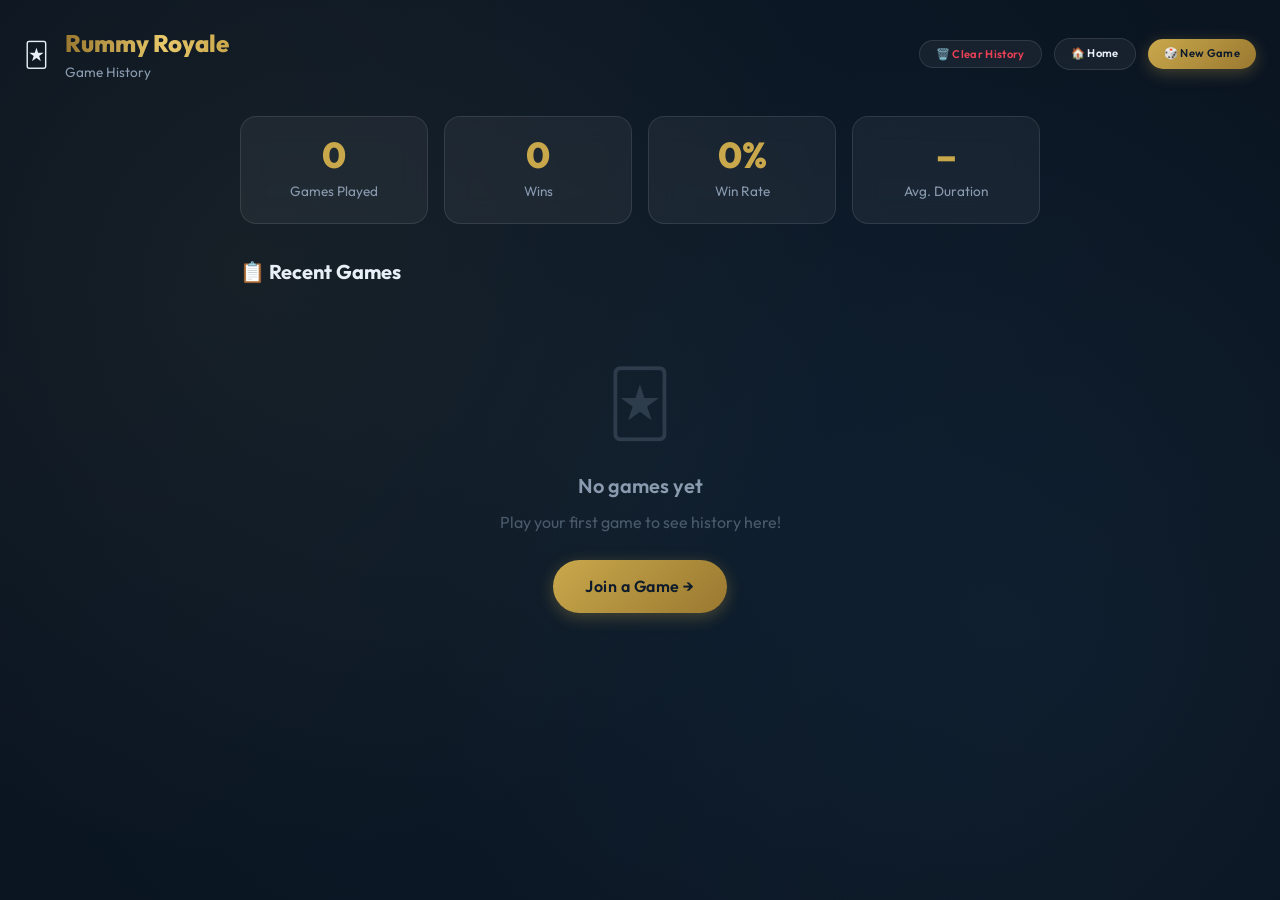
<file: history.html>
<!DOCTYPE html>
<html lang="en">
<head>
  <meta charset="UTF-8" />
  <meta name="viewport" content="width=device-width, initial-scale=1.0" />
  <title>Game History — Rummy Royale</title>
  <meta name="description" content="View your Rummy Royale game history and statistics." />
  <link rel="icon" href="data:image/svg+xml,<svg xmlns='http://www.w3.org/2000/svg' viewBox='0 0 100 100'><text y='.9em' font-size='90'>🃏</text></svg>" />
  <link rel="stylesheet" href="css/base.css" />
  <link rel="stylesheet" href="css/lobby.css" />
  <script src="https://cdn.ably.com/lib/ably.min-2.js"></script>
  <style>
    .history-page {
      min-height: 100dvh;
      padding: var(--space-6);
    }
    .history-header {
      display: flex;
      align-items: center;
      justify-content: space-between;
      margin-bottom: var(--space-8);
      flex-wrap: wrap;
      gap: var(--space-4);
    }
    .stats-grid {
      display: grid;
      grid-template-columns: repeat(auto-fit, minmax(160px, 1fr));
      gap: var(--space-4);
      margin-bottom: var(--space-8);
      max-width: 800px;
      margin-left: auto;
      margin-right: auto;
    }
    .stat-card {
      padding: var(--space-5);
      text-align: center;
    }
    .stat-number {
      font-size: var(--text-4xl);
      font-weight: 800;
      color: var(--color-gold);
      line-height: 1;
      margin-bottom: var(--space-2);
    }
    .stat-label {
      font-size: var(--text-sm);
      color: var(--color-text-secondary);
    }
    .history-container {
      max-width: 800px;
      margin: 0 auto;
    }
    .history-section-title {
      font-size: var(--text-xl);
      font-weight: 700;
      margin-bottom: var(--space-4);
      display: flex;
      align-items: center;
      gap: var(--space-3);
    }
    .empty-state {
      text-align: center;
      padding: var(--space-12);
      color: var(--color-text-muted);
    }
    .empty-state-icon {
      font-size: 4rem;
      margin-bottom: var(--space-4);
      opacity: 0.5;
    }
    .empty-state-title {
      font-size: var(--text-xl);
      font-weight: 600;
      margin-bottom: var(--space-2);
      color: var(--color-text-secondary);
    }
    .history-card {
      padding: var(--space-4) var(--space-5);
      margin-bottom: var(--space-3);
      border-radius: var(--radius-xl);
      display: flex;
      align-items: center;
      gap: var(--space-4);
      border: 1px solid var(--color-glass-border);
      background: var(--color-glass);
      transition: background var(--transition-fast);
    }
    .history-card:hover { background: rgba(255,255,255,0.07); }
    .history-card.win {
      border-left: 3px solid var(--color-success);
    }
    .history-card.loss {
      border-left: 3px solid var(--color-text-muted);
    }
    .history-result-badge {
      padding: 0.25rem 0.75rem;
      border-radius: var(--radius-full);
      font-size: var(--text-xs);
      font-weight: 800;
      letter-spacing: 0.05em;
      flex-shrink: 0;
    }
    .history-result-badge.win {
      background: rgba(76, 175, 119, 0.15);
      color: #6DD99A;
      border: 1px solid rgba(76, 175, 119, 0.3);
    }
    .history-result-badge.loss {
      background: rgba(138, 155, 176, 0.1);
      color: var(--color-text-muted);
      border: 1px solid rgba(138, 155, 176, 0.2);
    }
    .history-info { flex: 1; min-width: 0; }
    .history-session {
      font-size: var(--text-xs);
      color: var(--color-text-muted);
      font-family: monospace;
    }
    .history-players {
      font-size: var(--text-sm);
      color: var(--color-text-secondary);
      margin-top: 2px;
    }
    .history-date {
      font-size: var(--text-xs);
      color: var(--color-text-muted);
      text-align: right;
      flex-shrink: 0;
    }
    .duration {
      font-size: var(--text-xs);
      color: var(--color-text-muted);
    }
    .clear-btn { color: var(--color-error); }
  </style>
</head>
<body class="bg-pattern">
<div id="toast-container" class="toast-container" aria-live="polite"></div>

<div class="history-page">
  <header class="history-header">
    <div style="display:flex;align-items:center;gap:1rem">
      <span style="font-size:1.5rem">🃏</span>
      <div>
        <h1 class="text-gold-shimmer" style="font-size:var(--text-2xl);font-weight:800">Rummy Royale</h1>
        <p style="color:var(--color-text-secondary);font-size:var(--text-sm)">Game History</p>
      </div>
    </div>
    <div style="display:flex;gap:0.75rem;align-items:center;flex-wrap:wrap">
      <button class="btn btn-ghost btn-sm clear-btn" id="clear-history-btn">🗑️ Clear History</button>
      <a href="index.html" class="btn btn-ghost btn-sm">🏠 Home</a>
      <a href="lobby.html?new=true" class="btn btn-primary btn-sm">🎲 New Game</a>
    </div>
  </header>

  <!-- Stats -->
  <div class="stats-grid" id="stats-grid">
    <div class="glass stat-card">
      <div class="stat-number" id="stat-total">0</div>
      <div class="stat-label">Games Played</div>
    </div>
    <div class="glass stat-card">
      <div class="stat-number" id="stat-wins">0</div>
      <div class="stat-label">Wins</div>
    </div>
    <div class="glass stat-card">
      <div class="stat-number" id="stat-winrate">0%</div>
      <div class="stat-label">Win Rate</div>
    </div>
    <div class="glass stat-card">
      <div class="stat-number" id="stat-avg-duration">–</div>
      <div class="stat-label">Avg. Duration</div>
    </div>
  </div>

  <!-- History List -->
  <div class="history-container">
    <div class="history-section-title">📋 Recent Games</div>
    <div id="history-list"></div>
  </div>
</div>

<script type="module">
  import { getLocalHistory, getCurrentPlayer } from './js/session.js?v=10';
  import { formatDate, escHtml, showToast } from './js/ui.js';

  const currentPlayer = getCurrentPlayer();
  const history = getLocalHistory();

  function formatDuration(ms) {
    if (!ms || ms < 0) return '–';
    const mins = Math.floor(ms / 60000);
    const secs = Math.floor((ms % 60000) / 1000);
    return `${mins}m ${secs}s`;
  }

  function renderHistory() {
    const listEl = document.getElementById('history-list');
    listEl.innerHTML = '';

    if (history.length === 0) {
      listEl.innerHTML = `
        <div class="empty-state">
          <div class="empty-state-icon">🃏</div>
          <div class="empty-state-title">No games yet</div>
          <p>Play your first game to see history here!</p>
          <a href="index.html" class="btn btn-primary btn-lg" style="margin-top:1.5rem">Join a Game →</a>
        </div>
      `;
      return;
    }

    history.forEach(record => {
      const myId      = currentPlayer?.playerId;
      const isWin     = record.winner?.id === myId;
      const winnerName = record.winner?.name || 'Unknown';
      const playerNames = (record.players || []).map(p => escHtml(p.name || p.id || 'Player')).join(', ');

      const card = document.createElement('div');
      card.className = `history-card ${isWin ? 'win' : 'loss'}`;
      card.innerHTML = `
        <div class="history-result-badge ${isWin ? 'win' : 'loss'}">
          ${isWin ? '🏆 WIN' : '😔 LOSS'}
        </div>
        <div class="history-info">
          <div class="history-session">Session: ${escHtml(record.sessionId || '–')}</div>
          <div class="history-players">
            ${isWin ? '🥇 You won!' : `🏆 ${escHtml(winnerName)} won`}
            ${playerNames ? ` · Players: ${playerNames}` : ''}
          </div>
        </div>
        <div class="history-date">
          <div>${escHtml(formatDate(record.date) || '–')}</div>
          <div class="duration">${record.duration ? formatDuration(record.duration) : ''}</div>
        </div>
      `;
      listEl.appendChild(card);
    });
  }

  function renderStats() {
    const myId    = currentPlayer?.playerId;
    const total   = history.length;
    const wins    = history.filter(r => r.winner?.id === myId).length;
    const rate    = total > 0 ? Math.round((wins / total) * 100) : 0;
    const durations = history.filter(r => r.duration > 0).map(r => r.duration);
    const avgDur  = durations.length > 0
      ? durations.reduce((a, b) => a + b, 0) / durations.length
      : null;

    document.getElementById('stat-total').textContent    = total;
    document.getElementById('stat-wins').textContent     = wins;
    document.getElementById('stat-winrate').textContent  = `${rate}%`;
    document.getElementById('stat-avg-duration').textContent = avgDur ? formatDuration(avgDur) : '–';

    // Color win rate
    const winrateEl = document.getElementById('stat-winrate');
    winrateEl.style.color = rate >= 50 ? 'var(--color-success)' : 'var(--color-gold)';
  }

  document.getElementById('clear-history-btn').addEventListener('click', () => {
    if (history.length === 0) { showToast('No history to clear', 'info'); return; }
    if (confirm('Clear all game history? This cannot be undone.')) {
      try {
        localStorage.removeItem('rummy_history');
      } catch (e) {
        console.warn('LocalStorage not available to clear history:', e);
      }
      showToast('History cleared', 'success');
      setTimeout(() => window.location.reload(), 800);
    }
  });

  renderStats();
  renderHistory();
</script>
</body>
</html>
</file>
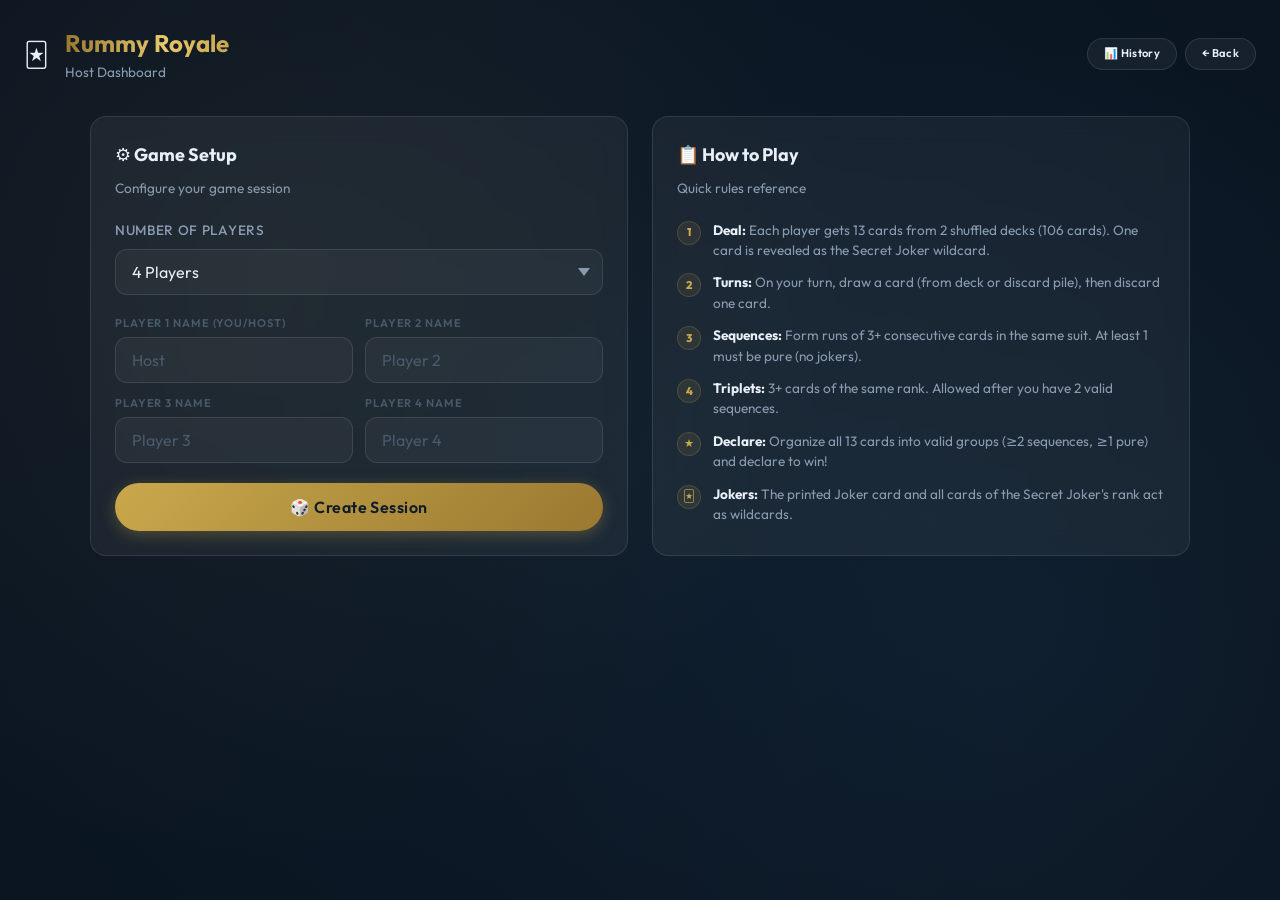
<file: lobby.html>
<!DOCTYPE html>
<html lang="en">
<head>
  <meta charset="UTF-8" />
  <meta name="viewport" content="width=device-width, initial-scale=1.0" />
  <title>Host Lobby — Rummy Royale</title>
  <meta name="description" content="Create a Rummy Royale game session. Set up player IDs and PINs and share them with your friends." />
  <link rel="icon" href="data:image/svg+xml,<svg xmlns='http://www.w3.org/2000/svg' viewBox='0 0 100 100'><text y='.9em' font-size='90'>🃏</text></svg>" />
  <link rel="stylesheet" href="css/base.css" />
  <link rel="stylesheet" href="css/lobby.css" />
  <script src="https://cdn.ably.com/lib/ably.min-2.js"></script>
  <style>
    .rules-list {
      list-style: none;
      display: flex;
      flex-direction: column;
      gap: 0.75rem;
      margin-top: 0.5rem;
    }
    .rule-item {
      display: flex;
      align-items: flex-start;
      gap: 0.75rem;
      font-size: var(--text-sm);
      color: var(--color-text-secondary);
      line-height: 1.5;
    }
    .rule-icon {
      width: 24px;
      height: 24px;
      border-radius: 50%;
      background: rgba(201, 168, 76, 0.1);
      border: 1px solid rgba(201, 168, 76, 0.2);
      display: flex;
      align-items: center;
      justify-content: center;
      font-size: 0.7rem;
      font-weight: 800;
      color: var(--color-gold);
      flex-shrink: 0;
      margin-top: 1px;
    }
    .session-id-display {
      font-size: var(--text-3xl);
      font-weight: 800;
      letter-spacing: 0.15em;
      color: var(--color-gold);
      text-align: center;
      padding: 1rem;
      background: rgba(201, 168, 76, 0.08);
      border-radius: var(--radius-lg);
      border: 1px solid rgba(201, 168, 76, 0.2);
      font-family: monospace;
      cursor: pointer;
      transition: all var(--transition-base);
    }
    .session-id-display:hover {
      background: rgba(201, 168, 76, 0.15);
    }
    .players-count-select {
      width: 100%;
    }
    select.input {
      appearance: none;
      background-image: url("data:image/svg+xml,%3Csvg xmlns='http://www.w3.org/2000/svg' width='12' height='8'%3E%3Cpath d='M0 0l6 8 6-8z' fill='%238A9BB0'/%3E%3C/svg%3E");
      background-repeat: no-repeat;
      background-position: right 12px center;
      padding-right: 2rem;
      cursor: pointer;
    }
    select.input option {
      background: #162437;
      color: #E8EFF7;
    }
    .players-count-label {
      font-size: var(--text-sm);
      color: var(--color-text-secondary);
      margin-bottom: 0.5rem;
      display: block;
    }
    .start-section {
      grid-column: 1 / -1;
      display: flex;
      justify-content: center;
      gap: 1rem;
      padding: 1rem 0;
      flex-wrap: wrap;
    }
    .session-header {
      text-align: center;
      margin-bottom: 1.5rem;
    }
    .session-label {
      font-size: var(--text-xs);
      font-weight: 700;
      color: var(--color-text-muted);
      text-transform: uppercase;
      letter-spacing: 0.1em;
      margin-bottom: 0.5rem;
    }
    .session-copy-hint {
      font-size: var(--text-xs);
      color: var(--color-text-muted);
      margin-top: 0.5rem;
      text-align: center;
    }
    .player-count-info {
      font-size: var(--text-sm);
      color: var(--color-text-secondary);
      text-align: center;
      margin: 1rem 0 0.5rem;
    }
    #session-created-panel { display: none; }
    #create-form-panel {}
  </style>
</head>
<body class="bg-pattern">
<div id="toast-container" class="toast-container" aria-live="polite"></div>

<!-- Ably Setup Warning -->
<div id="setup-warning" style="
  display:none; position:fixed; top:0; left:0; right:0; z-index:9999;
  background:linear-gradient(90deg,rgba(201,168,76,0.95),rgba(255,180,0,0.9));
  color:#0D1B2A; font-weight:700; font-size:0.85rem;
  padding:0.6rem 1rem; text-align:center;
" role="alert">
  ⚠️ Paste your Ably API key in <code style="background:rgba(0,0,0,0.15);padding:1px 5px;border-radius:4px">js/session.js</code> before hosting.
  <a href="https://ably.com" target="_blank" rel="noopener" style="color:#0D1B2A;text-decoration:underline;margin-left:0.5rem">Get free key →</a>
</div>

<div class="lobby-page">
  <!-- Header -->
  <header class="lobby-header">
    <div class="lobby-header-left">
      <span class="lobby-logo">🃏</span>
      <div>
        <h1 class="lobby-title text-gold-shimmer">Rummy Royale</h1>
        <p class="lobby-subtitle">Host Dashboard</p>
      </div>
    </div>
    <div class="flex gap-2">
      <a href="history.html" class="btn btn-ghost btn-sm">📊 History</a>
      <a href="index.html" class="btn btn-ghost btn-sm">← Back</a>
    </div>
  </header>

  <!-- Create Session Form -->
  <div id="create-form-panel" class="setup-panel">
    <!-- Left: Setup -->
    <div class="glass setup-section">
      <h2 class="setup-section-title">⚙️ Game Setup</h2>
      <p class="setup-section-subtitle">Configure your game session</p>

      <div class="input-group" style="margin-bottom:1.25rem">
        <label class="input-label" for="player-count">Number of Players</label>
        <select class="input players-count-select" id="player-count">
          <option value="2">2 Players</option>
          <option value="3">3 Players</option>
          <option value="4" selected>4 Players</option>
          <option value="5">5 Players</option>
          <option value="6">6 Players</option>
        </select>
      </div>

      <div class="player-name-grid" id="player-name-grid">
        <!-- Dynamically filled -->
      </div>

      <button class="btn btn-primary btn-lg w-full" id="create-session-btn">
        <span id="create-btn-text">🎲 Create Session</span>
        <span id="create-btn-loader" class="loader hidden"></span>
      </button>
    </div>

    <!-- Right: Rules Summary -->
    <div class="glass setup-section">
      <h2 class="setup-section-title">📋 How to Play</h2>
      <p class="setup-section-subtitle">Quick rules reference</p>

      <ul class="rules-list">
        <li class="rule-item">
          <div class="rule-icon">1</div>
          <div><strong style="color:var(--color-text-primary)">Deal:</strong> Each player gets 13 cards from 2 shuffled decks (106 cards). One card is revealed as the Secret Joker wildcard.</div>
        </li>
        <li class="rule-item">
          <div class="rule-icon">2</div>
          <div><strong style="color:var(--color-text-primary)">Turns:</strong> On your turn, draw a card (from deck or discard pile), then discard one card.</div>
        </li>
        <li class="rule-item">
          <div class="rule-icon">3</div>
          <div><strong style="color:var(--color-text-primary)">Sequences:</strong> Form runs of 3+ consecutive cards in the same suit. At least 1 must be pure (no jokers).</div>
        </li>
        <li class="rule-item">
          <div class="rule-icon">4</div>
          <div><strong style="color:var(--color-text-primary)">Triplets:</strong> 3+ cards of the same rank. Allowed after you have 2 valid sequences.</div>
        </li>
        <li class="rule-item">
          <div class="rule-icon">★</div>
          <div><strong style="color:var(--color-text-primary)">Declare:</strong> Organize all 13 cards into valid groups (≥2 sequences, ≥1 pure) and declare to win!</div>
        </li>
        <li class="rule-item">
          <div class="rule-icon">🃏</div>
          <div><strong style="color:var(--color-text-primary)">Jokers:</strong> The printed Joker card and all cards of the Secret Joker's rank act as wildcards.</div>
        </li>
      </ul>
    </div>
  </div>

  <!-- Session Created Panel -->
  <div id="session-created-panel">
    <div class="session-header">
      <div class="session-label">Your Session ID</div>
      <div class="session-id-display" id="session-id-display" title="Click to copy" role="button" tabindex="0" aria-label="Session ID, click to copy">
        ········
      </div>
      <div class="session-copy-hint">Click Session ID to copy • Share the link below with each player</div>
    </div>

    <div class="setup-panel">
      <!-- Player Credentials -->
      <div class="glass setup-section">
        <h2 class="setup-section-title">👥 Player Credentials</h2>
        <p class="setup-section-subtitle">Share each player's ID and PIN privately</p>

        <div class="player-slots" id="player-slots-list">
          <!-- Dynamically filled -->
        </div>

        <div style="margin-top:1.25rem;">
          <div class="share-link-box">
            <span class="share-link-text" id="base-share-link">–</span>
            <button class="copy-btn" id="copy-base-link" title="Copy base link" aria-label="Copy base game link">📋</button>
          </div>
          <div style="font-size:var(--text-xs);color:var(--color-text-muted);margin-top:0.5rem;text-align:center;">
            Share this base link + each player's unique ID and PIN separately
          </div>
        </div>
      </div>

      <!-- Game Status -->
      <div class="glass setup-section">
        <h2 class="setup-section-title">📊 Session Status</h2>
        <p class="setup-section-subtitle">Real-time player readiness</p>

        <div class="game-status-panel">
          <div class="status-row">
            <span class="status-label">Session ID</span>
            <span class="status-value text-gold" id="status-session-id">–</span>
          </div>
          <div class="status-row">
            <span class="status-label">Players Joined</span>
            <span class="status-value" id="status-joined-count">0 / 0</span>
          </div>
          <div class="status-row">
            <span class="status-label">Status</span>
            <span class="badge badge-gold" id="status-badge">Waiting</span>
          </div>
          <div class="status-row">
            <span class="status-label">Created</span>
            <span class="status-value text-muted" id="status-created">–</span>
          </div>
        </div>

        <div style="margin-top:1.5rem">
          <div class="player-count-info" id="player-count-info">
            Waiting for players to join...
          </div>
          <button class="btn btn-success btn-lg w-full" id="start-game-btn" disabled>
            🎮 Start Game
          </button>
          <button class="btn btn-ghost btn-sm w-full" id="new-session-btn" style="margin-top:0.75rem">
            + Create New Session
          </button>
        </div>
      </div>
    </div>
  </div>
</div>

<script type="module">
  import { createSession, resumeSessionAsHost, subscribeToSession, setGameState, getCurrentPlayer, getStoredSession,
           isAblyConfigured }
    from './js/session.js?v=10';
  import { dealCards } from './js/deck.js';
  import { showToast, copyToClipboard, formatDate, escHtml } from './js/ui.js';

  if (!isAblyConfigured()) document.getElementById('setup-warning').style.display = 'block';

  const playerCountSel  = document.getElementById('player-count');
  const nameGrid        = document.getElementById('player-name-grid');
  const createBtn       = document.getElementById('create-session-btn');
  const createBtnText   = document.getElementById('create-btn-text');
  const createBtnLoader = document.getElementById('create-btn-loader');
  const createPanel     = document.getElementById('create-form-panel');
  const createdPanel    = document.getElementById('session-created-panel');
  const sessionDisplay  = document.getElementById('session-id-display');
  const playerSlotsList = document.getElementById('player-slots-list');
  const startBtn        = document.getElementById('start-game-btn');
  const newSessionBtn   = document.getElementById('new-session-btn');
  const statusJoinedEl  = document.getElementById('status-joined-count');
  const statusBadgeEl   = document.getElementById('status-badge');
  const statusSessionEl = document.getElementById('status-session-id');
  const statusCreatedEl = document.getElementById('status-created');
  const playerCountInfo = document.getElementById('player-count-info');
  const baseLinkEl      = document.getElementById('base-share-link');
  const copyBaseLinkBtn = document.getElementById('copy-base-link');

  let currentSession = null;
  let unsubscribe = null;
  let minPlayers = 2;

  // Build player name inputs
  function buildNameGrid(count) {
    nameGrid.innerHTML = '';
    for (let i = 0; i < count; i++) {
      const group = document.createElement('div');
      group.className = 'player-name-input-group';
      group.innerHTML = `
        <label for="pname-${i}">Player ${i + 1} Name${i === 0 ? ' (You/Host)' : ''}</label>
        <input class="input" type="text" id="pname-${i}"
          placeholder="${i === 0 ? 'Host' : 'Player ' + (i + 1)}"
          maxlength="20" autocomplete="off" />
      `;
      nameGrid.appendChild(group);
    }
  }

  playerCountSel.addEventListener('change', () => buildNameGrid(+playerCountSel.value));
  buildNameGrid(+playerCountSel.value);

  // ─── Create Session ───────────────────────────────────────
  createBtn.addEventListener('click', async () => {
    const count = +playerCountSel.value;
    minPlayers  = count;

    const configs = Array.from({ length: 6 }, (_, i) => {
      const input = document.getElementById(`pname-${i}`);
      return { name: input?.value.trim() || `Player ${i + 1}` };
    });

    setLoading(true);
    try {
      const session = await createSession(configs, { minPlayers: count });
      currentSession = session;
      showCreatedPanel(session);
      showToast('Session created! Share credentials with players. 🎉', 'success');

      // Subscribe to real-time updates
      unsubscribe = subscribeToSession(session.id, updateStatus);
    } catch (err) {
      console.error(err);
      showToast('Failed to create session: ' + (err.message || err), 'error', 5000);
    } finally {
      setLoading(false);
    }
  });

  function setLoading(loading) {
    createBtnText.classList.toggle('hidden', loading);
    createBtnLoader.classList.toggle('hidden', !loading);
    createBtn.disabled = loading;
  }

  function showCreatedPanel(session) {
    createPanel.style.display = 'none';
    createdPanel.style.display = 'block';

    sessionDisplay.textContent = session.id;
    statusSessionEl.textContent = session.id;
    statusCreatedEl.textContent = new Date().toLocaleTimeString();

    const baseUrl = `${window.location.origin}${window.location.pathname.replace('lobby.html', '')}index.html?session=${session.id}`;
    baseLinkEl.textContent = baseUrl;

    copyBaseLinkBtn.addEventListener('click', async () => {
      await copyToClipboard(baseUrl);
      showToast('Base link copied!', 'success', 2000);
    });

    sessionDisplay.addEventListener('click', async () => {
      await copyToClipboard(session.id);
      showToast('Session ID copied!', 'success', 2000);
    });
    sessionDisplay.addEventListener('keydown', (e) => {
      if (e.key === 'Enter' || e.key === ' ') sessionDisplay.click();
    });

    renderPlayerSlots(session);
    updateStatus(session);
  }

  function renderPlayerSlots(session) {
    playerSlotsList.innerHTML = '';
    const players = Object.values(session.players);

    players.forEach(player => {
      const slot = document.createElement('div');
      slot.className = `player-slot${player.isHost ? ' host' : ''}${player.joined ? ' active' : ''}`;
      slot.id = `slot-${player.id}`;

      const deepLink = `${window.location.origin}${window.location.pathname.replace('lobby.html','')}index.html?session=${session.id}&pid=${player.id}`;

      slot.innerHTML = `
        <div class="slot-number">${player.slot}</div>
        <div style="font-size:1.25rem;flex-shrink:0">${player.avatar}</div>
        <div class="slot-info">
          <div class="slot-name">${escHtml(player.name)}${player.isHost ? ' <span class="badge badge-gold" style="font-size:9px;padding:1px 5px;">HOST</span>' : ''}</div>
          <div class="slot-credentials">
            <span class="credential-chip" title="Player ID">ID: ${player.id}</span>
            <span class="credential-chip" title="PIN">PIN: ${player.pin}</span>
          </div>
        </div>
        <div class="slot-actions">
          <span class="badge ${player.joined ? 'badge-green' : 'badge-red'}" id="badge-${player.id}">${player.joined ? '✓ Joined' : 'Waiting'}</span>
          <button class="copy-btn" title="Copy player credentials"
            data-link="${deepLink}" data-pid="${player.id}" data-pin="${player.pin}" data-name="${escHtml(player.name)}">
            📋
          </button>
        </div>
      `;

      playerSlotsList.appendChild(slot);
    });

    // Copy buttons
    playerSlotsList.querySelectorAll('.copy-btn[data-pid]').forEach(btn => {
      btn.addEventListener('click', async () => {
        const link = btn.dataset.link;
        const pid  = btn.dataset.pid;
        const pin  = btn.dataset.pin;
        const name = btn.dataset.name;
        const text = `🃏 Rummy Royale Invitation\nPlayer: ${name}\nSession: ${session.id}\nID: ${pid}\nPIN: ${pin}\nJoin: ${link}`;
        await copyToClipboard(text);
        showToast(`Copied ${name}'s credentials!`, 'success', 2000);
      });
    });
  }

  function updateStatus(session) {
    currentSession = session;
    const players   = Object.values(session.players);
    const joined    = players.filter(p => p.joined).length;
    const total     = players.length;

    statusJoinedEl.textContent = `${joined} / ${total}`;

    if (session.status === 'playing') {
      statusBadgeEl.className = 'badge badge-green';
      statusBadgeEl.textContent = '▶ Playing';
    } else if (joined >= minPlayers) {
      statusBadgeEl.className = 'badge badge-gold';
      statusBadgeEl.textContent = '✓ Ready';
    } else {
      statusBadgeEl.className = 'badge badge-red';
      statusBadgeEl.textContent = 'Waiting';
    }

    startBtn.disabled = joined < minPlayers || session.status === 'playing';

    if (joined < minPlayers) {
      playerCountInfo.innerHTML = `Need at least <strong>${minPlayers}</strong> players. Currently <strong>${joined}</strong> joined. <span class="waiting-dots"><span class="waiting-dot"></span><span class="waiting-dot"></span><span class="waiting-dot"></span></span>`;
    } else {
      playerCountInfo.innerHTML = `✅ <strong>${joined}</strong> players ready! You can start the game.`;
    }

    // Update individual badge statuses
    players.forEach(player => {
      const badge = document.getElementById(`badge-${player.id}`);
      if (badge) {
        badge.className = `badge ${player.joined ? 'badge-green' : 'badge-red'}`;
        badge.textContent = player.joined ? '✓ Joined' : 'Waiting';
      }
      const slot = document.getElementById(`slot-${player.id}`);
      if (slot) {
        slot.classList.toggle('active', !!player.joined);
      }
    });

    // Redirect host if game is already playing
    if (session.status === 'playing' && session.gameState) {
      const stored = getCurrentPlayer();
      if (stored && stored.sessionId === session.id) {
        window.location.href = `game.html?session=${session.id}`;
      }
    }
  }

  // ─── Start Game ───────────────────────────────────────────
  startBtn.addEventListener('click', async () => {
    if (!currentSession) return;
    startBtn.disabled = true;
    startBtn.textContent = '⏳ Dealing cards...';

    const players  = Object.values(currentSession.players);
    const joined   = players.filter(p => p.joined);
    const playerIds = joined.map(p => p.id);

    try {
      const { hands, drawPile, discardPile, secretJoker } = dealCards(joined.length, playerIds);

      // Build game state — hide other players' hands
      // handsPublic contains metadata visible to all players
      const handsPublic = {};
      playerIds.forEach(pid => {
        const p = joined.find(pl => pl.id === pid);
        handsPublic[pid] = {
          cardCount: 13,
          name: p?.name || 'Player',
          avatar: p?.avatar || '🎴',
          online: true,
          isHost: p?.isHost || false,
        };
      });

      const gameState = {
        sessionId:    currentSession.id,
        secretJoker,
        drawPile,
        discardPile,
        hands, // full hands (each player reads only their own)
        handsPublic,
        turnOrder:    playerIds,
        currentTurnIndex: 0,
        currentTurnPlayerId: playerIds[0],
        turnPhase:    'draw', // draw | discard
        gameStarted:  Date.now(),
        winner:       null,
        moveLog:      [],
      };

      await setGameState(currentSession.id, gameState);
      showToast('Game started! Cards are being dealt... 🃏', 'success');
      
      // Host goes to game page too if they're player 1
      const hostPlayer = getCurrentPlayer();
      if (hostPlayer && hostPlayer.sessionId === currentSession.id) {
        try {
          window.name = JSON.stringify({ rummy_game_state: gameState });
        } catch (e) {
          console.warn('Failed to write to window.name:', e);
        }
        setTimeout(() => window.location.href = `game.html?session=${currentSession.id}`, 1000);
      }
    } catch (err) {
      console.error(err);
      showToast('Failed to start game. Please try again.', 'error');
      startBtn.disabled = false;
      startBtn.textContent = '🎮 Start Game';
    }
  });

  newSessionBtn.addEventListener('click', () => {
    if (unsubscribe) unsubscribe();
    createdPanel.style.display = 'none';
    createPanel.style.display  = 'grid';
    currentSession = null;
    try {
      localStorage.removeItem('rummy_session'); // Clear stored session so it doesn't auto-resume next time
      localStorage.removeItem('rummy_game_state'); // Clear cached game state too
      localStorage.removeItem('rummy_player'); // Clear host player credentials
      window.name = ''; // Clear window.name state too
    } catch (e) {
      console.warn('LocalStorage not available to clear session:', e);
    }
  });

  // ─── Check if returning host with existing session ─────────
  const params = new URLSearchParams(window.location.search);
  if (params.get('new') === 'true') {
    try {
      localStorage.removeItem('rummy_session');
      localStorage.removeItem('rummy_game_state');
      localStorage.removeItem('rummy_player');
    } catch (e) {
      console.warn('LocalStorage not available to clear session:', e);
    }
  }

  const stored = getStoredSession();
  if (stored) {
    if (stored.status === 'playing') {
      window.location.href = `game.html?session=${stored.id}`;
    } else if (stored.status === 'waiting') {
      // Automatically resume and subscribe to channel updates
      (async () => {
        try {
          const session = await resumeSessionAsHost(stored.id);
          currentSession = session;
          minPlayers = session.minPlayers;
          showCreatedPanel(session);
          unsubscribe = subscribeToSession(session.id, updateStatus);
          showToast(`Resumed existing session: ${session.id} 🔄`, 'success', 3000);
        } catch (err) {
          console.error('Failed to resume session:', err);
        }
      })();
    }
  }
</script>
</body>
</html>
</file>
<file: css/base.css>
/* ===========================
   BASE.CSS — Design System
   =========================== */

@import url('https://fonts.googleapis.com/css2?family=Outfit:wght@300;400;500;600;700;800&display=swap');

/* === CSS Custom Properties === */
:root {
  /* Colors */
  --color-bg-deep:    #080E18;
  --color-bg-main:    #0D1B2A;
  --color-bg-surface: #111E30;
  --color-bg-raised:  #162437;
  --color-glass:      rgba(255, 255, 255, 0.05);
  --color-glass-border: rgba(255, 255, 255, 0.1);

  /* Accent / Gold */
  --color-gold:       #C9A84C;
  --color-gold-light: #E8C86A;
  --color-gold-dark:  #9A7830;

  /* Text */
  --color-text-primary:   #E8EFF7;
  --color-text-secondary: #8A9BB0;
  --color-text-muted:     #4A5A6A;

  /* Suit Colors */
  --color-red:   #E84055;
  --color-black: #E8EFF7;

  /* Status */
  --color-success: #4CAF77;
  --color-warning: #F0A840;
  --color-error:   #E84055;
  --color-info:    #4AABDB;

  /* Card Colors */
  --card-bg:     #FEFEFE;
  --card-border: #E0E0E0;
  --card-shadow: 0 4px 16px rgba(0,0,0,0.4), 0 1px 4px rgba(0,0,0,0.3);

  /* Spacing */
  --space-1: 0.25rem;
  --space-2: 0.5rem;
  --space-3: 0.75rem;
  --space-4: 1rem;
  --space-5: 1.25rem;
  --space-6: 1.5rem;
  --space-8: 2rem;
  --space-10: 2.5rem;
  --space-12: 3rem;
  --space-16: 4rem;

  /* Border Radius */
  --radius-sm:  4px;
  --radius-md:  8px;
  --radius-lg:  12px;
  --radius-xl:  16px;
  --radius-2xl: 24px;
  --radius-full: 9999px;

  /* Typography */
  --font-sans: 'Outfit', system-ui, sans-serif;
  --text-xs:   0.7rem;
  --text-sm:   0.85rem;
  --text-base: 1rem;
  --text-lg:   1.125rem;
  --text-xl:   1.25rem;
  --text-2xl:  1.5rem;
  --text-3xl:  1.875rem;
  --text-4xl:  2.25rem;
  --text-5xl:  3rem;

  /* Shadows */
  --shadow-sm:   0 1px 4px rgba(0,0,0,0.3);
  --shadow-md:   0 4px 16px rgba(0,0,0,0.4);
  --shadow-lg:   0 8px 32px rgba(0,0,0,0.5);
  --shadow-xl:   0 16px 48px rgba(0,0,0,0.6);
  --shadow-gold: 0 0 20px rgba(201, 168, 76, 0.3);

  /* Transitions */
  --transition-fast:   150ms cubic-bezier(0.4, 0, 0.2, 1);
  --transition-base:   250ms cubic-bezier(0.4, 0, 0.2, 1);
  --transition-slow:   400ms cubic-bezier(0.4, 0, 0.2, 1);
  --transition-bounce: 500ms cubic-bezier(0.34, 1.56, 0.64, 1);

  /* Z-index layers */
  --z-base:    1;
  --z-raised:  10;
  --z-dropdown: 100;
  --z-modal:   1000;
  --z-toast:   2000;
}

/* === Reset & Base === */
*, *::before, *::after {
  box-sizing: border-box;
  margin: 0;
  padding: 0;
}

html {
  scroll-behavior: smooth;
  -webkit-text-size-adjust: 100%;
}

body {
  font-family: var(--font-sans);
  font-size: var(--text-base);
  color: var(--color-text-primary);
  background-color: var(--color-bg-main);
  line-height: 1.6;
  -webkit-font-smoothing: antialiased;
  -moz-osx-font-smoothing: grayscale;
  min-height: 100dvh;
  overflow-x: hidden;
}

img, video { max-width: 100%; display: block; }
button { cursor: pointer; font-family: inherit; }
input, textarea, select { font-family: inherit; }
a { color: inherit; text-decoration: none; }
ul, ol { list-style: none; }

/* === Background Pattern === */
.bg-pattern {
  background-color: var(--color-bg-main);
  background-image:
    radial-gradient(circle at 20% 30%, rgba(201, 168, 76, 0.06) 0%, transparent 50%),
    radial-gradient(circle at 80% 70%, rgba(74, 171, 219, 0.05) 0%, transparent 50%),
    radial-gradient(circle at 50% 50%, rgba(13, 27, 42, 0) 0%, rgba(8, 14, 24, 0.5) 100%);
}

/* === Glass Card === */
.glass {
  background: var(--color-glass);
  backdrop-filter: blur(12px);
  -webkit-backdrop-filter: blur(12px);
  border: 1px solid var(--color-glass-border);
  border-radius: var(--radius-xl);
}

.glass-sm {
  background: var(--color-glass);
  backdrop-filter: blur(8px);
  -webkit-backdrop-filter: blur(8px);
  border: 1px solid var(--color-glass-border);
  border-radius: var(--radius-lg);
}

/* === Buttons === */
.btn {
  display: inline-flex;
  align-items: center;
  justify-content: center;
  gap: var(--space-2);
  padding: 0.625rem 1.5rem;
  border: none;
  border-radius: var(--radius-full);
  font-size: var(--text-sm);
  font-weight: 600;
  letter-spacing: 0.03em;
  transition: all var(--transition-base);
  cursor: pointer;
  white-space: nowrap;
  position: relative;
  overflow: hidden;
}

.btn::after {
  content: '';
  position: absolute;
  inset: 0;
  background: rgba(255, 255, 255, 0);
  transition: background var(--transition-fast);
}

.btn:hover::after {
  background: rgba(255, 255, 255, 0.08);
}

.btn:active { transform: scale(0.97); }

.btn-primary {
  background: linear-gradient(135deg, var(--color-gold), var(--color-gold-dark));
  color: #0D1B2A;
  box-shadow: 0 4px 16px rgba(201, 168, 76, 0.3);
}

.btn-primary:hover {
  box-shadow: 0 6px 24px rgba(201, 168, 76, 0.5);
  transform: translateY(-1px);
}

.btn-outline {
  background: transparent;
  color: var(--color-gold);
  border: 1px solid var(--color-gold);
}

.btn-outline:hover {
  background: rgba(201, 168, 76, 0.1);
}

.btn-ghost {
  background: var(--color-glass);
  color: var(--color-text-primary);
  border: 1px solid var(--color-glass-border);
}

.btn-ghost:hover {
  background: rgba(255, 255, 255, 0.1);
}

.btn-danger {
  background: linear-gradient(135deg, #E84055, #B02040);
  color: white;
  box-shadow: 0 4px 16px rgba(232, 64, 85, 0.3);
}

.btn-success {
  background: linear-gradient(135deg, #4CAF77, #2D8A52);
  color: white;
  box-shadow: 0 4px 16px rgba(76, 175, 119, 0.3);
}

.btn-lg {
  padding: 0.875rem 2rem;
  font-size: var(--text-base);
}

.btn-sm {
  padding: 0.4rem 1rem;
  font-size: var(--text-xs);
}

.btn:disabled {
  opacity: 0.4;
  cursor: not-allowed;
  transform: none !important;
}

/* === Input Fields === */
.input-group {
  display: flex;
  flex-direction: column;
  gap: var(--space-2);
}

.input-label {
  font-size: var(--text-sm);
  font-weight: 500;
  color: var(--color-text-secondary);
  letter-spacing: 0.05em;
  text-transform: uppercase;
}

.input {
  width: 100%;
  padding: 0.75rem 1rem;
  background: rgba(255, 255, 255, 0.04);
  border: 1px solid var(--color-glass-border);
  border-radius: var(--radius-lg);
  color: var(--color-text-primary);
  font-size: var(--text-base);
  font-family: inherit;
  transition: border-color var(--transition-fast), box-shadow var(--transition-fast);
  outline: none;
}

.input:focus {
  border-color: var(--color-gold);
  box-shadow: 0 0 0 3px rgba(201, 168, 76, 0.15);
  background: rgba(255, 255, 255, 0.06);
}

.input::placeholder {
  color: var(--color-text-muted);
}

/* === Badge === */
.badge {
  display: inline-flex;
  align-items: center;
  padding: 0.2rem 0.6rem;
  border-radius: var(--radius-full);
  font-size: var(--text-xs);
  font-weight: 600;
  letter-spacing: 0.05em;
}

.badge-gold {
  background: rgba(201, 168, 76, 0.15);
  color: var(--color-gold-light);
  border: 1px solid rgba(201, 168, 76, 0.3);
}

.badge-green {
  background: rgba(76, 175, 119, 0.15);
  color: #6DD99A;
  border: 1px solid rgba(76, 175, 119, 0.3);
}

.badge-red {
  background: rgba(232, 64, 85, 0.15);
  color: #F07080;
  border: 1px solid rgba(232, 64, 85, 0.3);
}

.badge-blue {
  background: rgba(74, 171, 219, 0.15);
  color: #7ACCE8;
  border: 1px solid rgba(74, 171, 219, 0.3);
}

/* === Divider === */
.divider {
  height: 1px;
  background: var(--color-glass-border);
  margin: var(--space-6) 0;
}

/* === Toast Notifications === */
.toast-container {
  position: fixed;
  top: var(--space-6);
  right: var(--space-6);
  z-index: var(--z-toast);
  display: flex;
  flex-direction: column;
  gap: var(--space-3);
  pointer-events: none;
}

.toast {
  display: flex;
  align-items: center;
  gap: var(--space-3);
  padding: var(--space-3) var(--space-5);
  background: var(--color-bg-raised);
  border: 1px solid var(--color-glass-border);
  border-radius: var(--radius-lg);
  box-shadow: var(--shadow-lg);
  font-size: var(--text-sm);
  font-weight: 500;
  pointer-events: all;
  animation: toast-in var(--transition-bounce) forwards;
  max-width: 320px;
}

.toast-success { border-left: 3px solid var(--color-success); }
.toast-error   { border-left: 3px solid var(--color-error); }
.toast-info    { border-left: 3px solid var(--color-info); }
.toast-warning { border-left: 3px solid var(--color-warning); }
.toast-exit    { animation: toast-out var(--transition-base) forwards; }

@keyframes toast-in {
  from { opacity: 0; transform: translateX(100%); }
  to   { opacity: 1; transform: translateX(0); }
}

@keyframes toast-out {
  from { opacity: 1; transform: translateX(0); }
  to   { opacity: 0; transform: translateX(100%); }
}

/* === Modal === */
.modal-overlay {
  position: fixed;
  inset: 0;
  background: rgba(0,0,0,0.7);
  backdrop-filter: blur(4px);
  z-index: var(--z-modal);
  display: flex;
  align-items: center;
  justify-content: center;
  padding: var(--space-6);
  animation: fade-in var(--transition-base) forwards;
}

.modal {
  background: var(--color-bg-raised);
  border: 1px solid var(--color-glass-border);
  border-radius: var(--radius-2xl);
  padding: var(--space-8);
  max-width: 480px;
  width: 100%;
  box-shadow: var(--shadow-xl);
  animation: slide-up var(--transition-bounce) forwards;
}

.modal-title {
  font-size: var(--text-2xl);
  font-weight: 700;
  margin-bottom: var(--space-2);
}

.modal-subtitle {
  color: var(--color-text-secondary);
  font-size: var(--text-sm);
  margin-bottom: var(--space-6);
}

/* === Animations === */
@keyframes fade-in {
  from { opacity: 0; }
  to   { opacity: 1; }
}

@keyframes slide-up {
  from { opacity: 0; transform: translateY(24px); }
  to   { opacity: 1; transform: translateY(0); }
}

@keyframes slide-in-left {
  from { opacity: 0; transform: translateX(-24px); }
  to   { opacity: 1; transform: translateX(0); }
}

@keyframes pulse-glow {
  0%, 100% { box-shadow: 0 0 0 0 rgba(201, 168, 76, 0.3); }
  50%       { box-shadow: 0 0 0 8px rgba(201, 168, 76, 0); }
}

@keyframes float {
  0%, 100% { transform: translateY(0); }
  50%       { transform: translateY(-6px); }
}

@keyframes shimmer {
  0%   { background-position: -200% center; }
  100% { background-position: 200% center; }
}

@keyframes spin {
  from { transform: rotate(0deg); }
  to   { transform: rotate(360deg); }
}

@keyframes deal-card {
  from { opacity: 0; transform: translateY(-40px) scale(0.8) rotate(var(--deal-rotate, -5deg)); }
  to   { opacity: 1; transform: translateY(0) scale(1) rotate(var(--deal-rotate, 0deg)); }
}

/* === Loader === */
.loader {
  display: inline-block;
  width: 20px;
  height: 20px;
  border: 2px solid var(--color-glass-border);
  border-top-color: var(--color-gold);
  border-radius: 50%;
  animation: spin 0.8s linear infinite;
}

/* === Gold Shimmer Text === */
.text-gold-shimmer {
  background: linear-gradient(90deg,
    var(--color-gold-dark) 0%,
    var(--color-gold-light) 30%,
    var(--color-gold) 50%,
    var(--color-gold-light) 70%,
    var(--color-gold-dark) 100%
  );
  background-size: 200% auto;
  -webkit-background-clip: text;
  background-clip: text;
  -webkit-text-fill-color: transparent;
  animation: shimmer 3s linear infinite;
}

/* === Scrollbar === */
::-webkit-scrollbar { width: 6px; height: 6px; }
::-webkit-scrollbar-track { background: var(--color-bg-deep); }
::-webkit-scrollbar-thumb {
  background: var(--color-bg-raised);
  border-radius: var(--radius-full);
}
::-webkit-scrollbar-thumb:hover { background: var(--color-text-muted); }

/* === Utility Classes === */
.text-center  { text-align: center; }
.text-left    { text-align: left; }
.text-right   { text-align: right; }
.text-gold    { color: var(--color-gold); }
.text-muted   { color: var(--color-text-secondary); }
.text-sm      { font-size: var(--text-sm); }
.text-xs      { font-size: var(--text-xs); }
.text-lg      { font-size: var(--text-lg); }
.font-bold    { font-weight: 700; }
.font-medium  { font-weight: 500; }
.hidden       { display: none !important; }
.flex         { display: flex; }
.flex-col     { flex-direction: column; }
.items-center { align-items: center; }
.justify-center { justify-content: center; }
.justify-between { justify-content: space-between; }
.gap-2        { gap: var(--space-2); }
.gap-3        { gap: var(--space-3); }
.gap-4        { gap: var(--space-4); }
.gap-6        { gap: var(--space-6); }
.w-full       { width: 100%; }
.relative     { position: relative; }
.absolute     { position: absolute; }
.overflow-hidden { overflow: hidden; }

/* === Responsive base === */
@media (max-width: 768px) {
  :root {
    --text-5xl: 2.25rem;
    --text-4xl: 1.875rem;
    --text-3xl: 1.5rem;
  }
}
</file>
<file: css/lobby.css>
/* ===========================
   LOBBY.CSS — Login & Lobby Pages
   =========================== */

/* === Login Page === */
.login-page {
  min-height: 100dvh;
  display: flex;
  flex-direction: column;
  align-items: center;
  justify-content: center;
  padding: var(--space-6);
  position: relative;
  overflow: hidden;
}

/* Decorative background cards */
.login-page::before,
.login-page::after {
  content: '';
  position: absolute;
  border-radius: var(--radius-lg);
  opacity: 0.05;
  pointer-events: none;
}

.login-page::before {
  width: 200px;
  height: 300px;
  background: var(--color-gold);
  top: -60px;
  left: -40px;
  transform: rotate(-20deg);
}

.login-page::after {
  width: 180px;
  height: 270px;
  background: var(--color-info);
  bottom: -50px;
  right: -30px;
  transform: rotate(15deg);
}

/* === Floating Card Decoration === */
.floating-cards {
  position: absolute;
  inset: 0;
  pointer-events: none;
  overflow: hidden;
}

.floating-card {
  position: absolute;
  border-radius: var(--card-radius);
  opacity: 0.06;
  animation: float 6s ease-in-out infinite;
}

.floating-card:nth-child(1) { width: 60px; height: 90px; background: white; top: 10%; left: 8%; transform: rotate(-15deg); animation-delay: 0s; }
.floating-card:nth-child(2) { width: 50px; height: 75px; background: white; top: 20%; right: 12%; transform: rotate(20deg); animation-delay: 1s; }
.floating-card:nth-child(3) { width: 70px; height: 105px; background: white; bottom: 15%; left: 15%; transform: rotate(8deg); animation-delay: 2s; }
.floating-card:nth-child(4) { width: 55px; height: 82px; background: white; bottom: 20%; right: 8%; transform: rotate(-12deg); animation-delay: 3s; }
.floating-card:nth-child(5) { width: 45px; height: 68px; background: white; top: 50%; left: 3%; transform: rotate(25deg); animation-delay: 1.5s; }

/* === Logo & Branding === */
.brand-logo {
  display: flex;
  flex-direction: column;
  align-items: center;
  gap: var(--space-3);
  margin-bottom: var(--space-8);
  animation: slide-up 0.6s var(--transition-bounce) both;
}

.brand-icon {
  width: 72px;
  height: 72px;
  background: linear-gradient(135deg, var(--color-gold), var(--color-gold-dark));
  border-radius: var(--radius-xl);
  display: flex;
  align-items: center;
  justify-content: center;
  font-size: 36px;
  box-shadow: 0 8px 32px rgba(201, 168, 76, 0.4);
  animation: float 4s ease-in-out infinite;
}

.brand-name {
  font-size: var(--text-4xl);
  font-weight: 800;
  letter-spacing: -0.02em;
}

.brand-tagline {
  font-size: var(--text-sm);
  color: var(--color-text-secondary);
  letter-spacing: 0.1em;
  text-transform: uppercase;
}

/* === Login Card === */
.login-card {
  width: 100%;
  max-width: 420px;
  padding: var(--space-8);
  animation: slide-up 0.6s var(--transition-bounce) 0.1s both;
}

.login-title {
  font-size: var(--text-2xl);
  font-weight: 700;
  text-align: center;
  margin-bottom: var(--space-2);
}

.login-subtitle {
  color: var(--color-text-secondary);
  text-align: center;
  font-size: var(--text-sm);
  margin-bottom: var(--space-6);
}

.login-form {
  display: flex;
  flex-direction: column;
  gap: var(--space-4);
}

.or-divider {
  display: flex;
  align-items: center;
  gap: var(--space-4);
  color: var(--color-text-muted);
  font-size: var(--text-sm);
  margin: var(--space-4) 0;
}

.or-divider::before,
.or-divider::after {
  content: '';
  flex: 1;
  height: 1px;
  background: var(--color-glass-border);
}

.host-link {
  text-align: center;
  font-size: var(--text-sm);
  color: var(--color-text-secondary);
  margin-top: var(--space-4);
}

.host-link a {
  color: var(--color-gold);
  font-weight: 600;
  transition: color var(--transition-fast);
}

.host-link a:hover { color: var(--color-gold-light); }

/* === Lobby Page === */
.lobby-page {
  min-height: 100dvh;
  padding: var(--space-6);
}

.lobby-header {
  display: flex;
  align-items: center;
  justify-content: space-between;
  margin-bottom: var(--space-8);
  flex-wrap: wrap;
  gap: var(--space-4);
}

.lobby-header-left {
  display: flex;
  align-items: center;
  gap: var(--space-4);
}

.lobby-logo {
  font-size: var(--text-2xl);
}

.lobby-title {
  font-size: var(--text-2xl);
  font-weight: 700;
}

.lobby-subtitle {
  color: var(--color-text-secondary);
  font-size: var(--text-sm);
}

/* === Game Setup Panel === */
.setup-panel {
  display: grid;
  grid-template-columns: 1fr 1fr;
  gap: var(--space-6);
  max-width: 1100px;
  margin: 0 auto;
}

@media (max-width: 900px) {
  .setup-panel {
    grid-template-columns: 1fr;
  }
}

.setup-section {
  padding: var(--space-6);
}

.setup-section-title {
  font-size: var(--text-lg);
  font-weight: 700;
  margin-bottom: var(--space-2);
  display: flex;
  align-items: center;
  gap: var(--space-3);
}

.setup-section-subtitle {
  color: var(--color-text-secondary);
  font-size: var(--text-sm);
  margin-bottom: var(--space-5);
}

/* === Player Slot Cards === */
.player-slots {
  display: flex;
  flex-direction: column;
  gap: var(--space-3);
}

.player-slot {
  display: flex;
  align-items: center;
  gap: var(--space-3);
  padding: var(--space-3) var(--space-4);
  background: rgba(255, 255, 255, 0.03);
  border: 1px solid var(--color-glass-border);
  border-radius: var(--radius-lg);
  transition: background var(--transition-fast), border-color var(--transition-fast);
}

.player-slot.active {
  background: rgba(76, 175, 119, 0.08);
  border-color: rgba(76, 175, 119, 0.3);
}

.player-slot.host {
  background: rgba(201, 168, 76, 0.08);
  border-color: rgba(201, 168, 76, 0.3);
}

.slot-number {
  width: 32px;
  height: 32px;
  border-radius: 50%;
  background: var(--color-bg-raised);
  display: flex;
  align-items: center;
  justify-content: center;
  font-size: var(--text-sm);
  font-weight: 700;
  color: var(--color-text-secondary);
  flex-shrink: 0;
}

.player-slot.active .slot-number {
  background: rgba(76, 175, 119, 0.2);
  color: #6DD99A;
}

.player-slot.host .slot-number {
  background: rgba(201, 168, 76, 0.2);
  color: var(--color-gold);
}

.slot-info {
  flex: 1;
  min-width: 0;
}

.slot-name {
  font-size: var(--text-sm);
  font-weight: 600;
  color: var(--color-text-primary);
  white-space: nowrap;
  overflow: hidden;
  text-overflow: ellipsis;
}

.slot-credentials {
  display: flex;
  gap: var(--space-2);
  margin-top: 2px;
}

.credential-chip {
  font-size: var(--text-xs);
  color: var(--color-text-muted);
  background: var(--color-bg-main);
  padding: 1px 8px;
  border-radius: var(--radius-full);
  font-family: monospace;
  letter-spacing: 0.05em;
}

.slot-actions {
  display: flex;
  align-items: center;
  gap: var(--space-2);
  flex-shrink: 0;
}

.copy-btn {
  width: 28px;
  height: 28px;
  border: none;
  background: var(--color-glass);
  border-radius: var(--radius-sm);
  display: flex;
  align-items: center;
  justify-content: center;
  cursor: pointer;
  transition: background var(--transition-fast);
  font-size: 14px;
  color: var(--color-text-secondary);
}

.copy-btn:hover {
  background: rgba(255,255,255,0.1);
  color: var(--color-gold);
}

/* === Game Status Panel === */
.game-status-panel {
  padding: var(--space-5);
  border-radius: var(--radius-lg);
  background: rgba(201, 168, 76, 0.06);
  border: 1px solid rgba(201, 168, 76, 0.2);
  margin-top: var(--space-4);
}

.status-row {
  display: flex;
  justify-content: space-between;
  align-items: center;
  margin-bottom: var(--space-3);
}

.status-label {
  font-size: var(--text-sm);
  color: var(--color-text-secondary);
}

.status-value {
  font-size: var(--text-sm);
  font-weight: 600;
}

/* === Player Name Config === */
.player-name-grid {
  display: grid;
  grid-template-columns: 1fr 1fr;
  gap: var(--space-3);
  margin-bottom: var(--space-5);
}

@media (max-width: 600px) {
  .player-name-grid { grid-template-columns: 1fr; }
}

.player-name-input-group {
  display: flex;
  flex-direction: column;
  gap: var(--space-1);
}

.player-name-input-group label {
  font-size: var(--text-xs);
  font-weight: 600;
  color: var(--color-text-muted);
  text-transform: uppercase;
  letter-spacing: 0.08em;
}

/* === History Table === */
.history-table {
  width: 100%;
  border-collapse: collapse;
}

.history-table th {
  font-size: var(--text-xs);
  font-weight: 700;
  color: var(--color-text-muted);
  text-transform: uppercase;
  letter-spacing: 0.08em;
  text-align: left;
  padding: var(--space-2) var(--space-4);
  border-bottom: 1px solid var(--color-glass-border);
}

.history-table td {
  font-size: var(--text-sm);
  padding: var(--space-3) var(--space-4);
  border-bottom: 1px solid rgba(255,255,255,0.04);
  color: var(--color-text-primary);
}

.history-table tr:last-child td { border-bottom: none; }
.history-table tr:hover td { background: rgba(255,255,255,0.02); }

.history-win { color: var(--color-success); font-weight: 700; }
.history-loss { color: var(--color-text-muted); }

/* === Share Link Area === */
.share-link-box {
  display: flex;
  gap: var(--space-2);
  align-items: center;
  background: var(--color-bg-deep);
  border: 1px solid var(--color-glass-border);
  border-radius: var(--radius-lg);
  padding: var(--space-2) var(--space-3);
  margin-top: var(--space-3);
}

.share-link-text {
  flex: 1;
  font-size: var(--text-xs);
  color: var(--color-text-secondary);
  font-family: monospace;
  overflow: hidden;
  text-overflow: ellipsis;
  white-space: nowrap;
}

/* === Waiting Animation === */
.waiting-dots {
  display: inline-flex;
  gap: 4px;
  align-items: center;
}

.waiting-dot {
  width: 6px;
  height: 6px;
  border-radius: 50%;
  background: var(--color-text-muted);
  animation: dot-pulse 1.4s ease-in-out infinite;
}

.waiting-dot:nth-child(2) { animation-delay: 0.2s; }
.waiting-dot:nth-child(3) { animation-delay: 0.4s; }

@keyframes dot-pulse {
  0%, 80%, 100% { transform: scale(1); opacity: 0.5; }
  40%            { transform: scale(1.3); opacity: 1; }
}
</file>
<file: css/cards.css>
/* ===========================
   CARDS.CSS — Playing Card Components
   =========================== */

/* === Card Dimensions === */
:root {
  --card-w: 64px;
  --card-h: 96px;
  --card-w-sm: 48px;
  --card-h-sm: 72px;
  --card-w-lg: 80px;
  --card-h-lg: 120px;
  --card-radius: 8px;
}

/* === Base Card === */
.card {
  display: inline-flex;
  flex-direction: column;
  justify-content: space-between;
  width: var(--card-w);
  height: var(--card-h);
  background: var(--card-bg);
  border: 1px solid var(--card-border);
  border-radius: var(--card-radius);
  box-shadow: var(--card-shadow);
  padding: 4px;
  cursor: pointer;
  position: relative;
  user-select: none;
  transition:
    transform var(--transition-base),
    box-shadow var(--transition-base),
    outline var(--transition-fast);
  flex-shrink: 0;
  font-family: var(--font-sans);
  font-weight: 700;
}

.card:hover {
  transform: translateY(-8px) scale(1.03);
  box-shadow: 0 12px 32px rgba(0,0,0,0.6), 0 2px 8px rgba(0,0,0,0.4);
  z-index: 10;
}

.card.selected {
  transform: translateY(-16px) scale(1.05);
  outline: 2px solid var(--color-gold);
  outline-offset: 2px;
  box-shadow: 0 16px 40px rgba(0,0,0,0.7), var(--shadow-gold);
  z-index: 20;
}

.card.in-sequence {
  outline: 2px solid var(--color-success);
  outline-offset: 1px;
}

.card.in-triplet {
  outline: 2px solid var(--color-info);
  outline-offset: 1px;
}

.card.joker-used {
  outline: 2px solid var(--color-gold);
  outline-offset: 1px;
}

/* === Card Suit Colors === */
.card[data-suit="hearts"],
.card[data-suit="diamonds"] {
  color: var(--color-red);
}

.card[data-suit="spades"],
.card[data-suit="clubs"] {
  color: #1A1A1A;
}

.card[data-suit="joker"] {
  color: var(--color-gold-dark);
}

/* === Card Content === */
.card-corner {
  display: flex;
  flex-direction: column;
  align-items: center;
  line-height: 1;
  gap: 1px;
}

.card-corner.bottom {
  transform: rotate(180deg);
}

.card-rank {
  font-size: 13px;
  font-weight: 800;
  letter-spacing: -0.02em;
}

.card-suit-small {
  font-size: 10px;
  line-height: 1;
}

.card-suit-center {
  position: absolute;
  top: 50%;
  left: 50%;
  transform: translate(-50%, -50%);
  font-size: 28px;
  opacity: 0.15;
  pointer-events: none;
}

/* === Joker Card === */
.card[data-suit="joker"] {
  background: linear-gradient(135deg, #FFF9EE, #FFF0C8);
  border-color: var(--color-gold);
  color: var(--color-gold-dark);
}

.card[data-suit="joker"] .card-rank {
  font-size: 8px;
  font-weight: 700;
  text-align: center;
  letter-spacing: 0;
}

.card[data-suit="joker"] .card-suit-center {
  font-size: 24px;
  opacity: 0.6;
}

.joker-label {
  position: absolute;
  top: 50%;
  left: 50%;
  transform: translate(-50%, -50%);
  font-size: 9px;
  font-weight: 800;
  letter-spacing: 0.08em;
  color: var(--color-gold-dark);
  text-align: center;
  white-space: nowrap;
}

/* === Card Back === */
.card-back {
  width: var(--card-w);
  height: var(--card-h);
  background: linear-gradient(135deg, #1A3A5C 0%, #0D2240 40%, #1A3A5C 100%);
  border-radius: var(--card-radius);
  border: 1px solid rgba(255,255,255,0.15);
  box-shadow: var(--card-shadow);
  position: relative;
  overflow: hidden;
  flex-shrink: 0;
}

.card-back::before {
  content: '';
  position: absolute;
  inset: 4px;
  border: 1px solid rgba(201, 168, 76, 0.4);
  border-radius: calc(var(--card-radius) - 3px);
  background: repeating-linear-gradient(
    45deg,
    rgba(201, 168, 76, 0.05) 0px,
    rgba(201, 168, 76, 0.05) 2px,
    transparent 2px,
    transparent 8px
  );
}

.card-back::after {
  content: '♠';
  position: absolute;
  top: 50%;
  left: 50%;
  transform: translate(-50%, -50%);
  font-size: 22px;
  color: rgba(201, 168, 76, 0.5);
}

/* === Card Sizes === */
.card-sm {
  width: var(--card-w-sm);
  height: var(--card-h-sm);
}

.card-sm .card-rank { font-size: 10px; }
.card-sm .card-suit-small { font-size: 8px; }
.card-sm .card-suit-center { font-size: 20px; }

.card-back-sm {
  width: var(--card-w-sm);
  height: var(--card-h-sm);
}
.card-back-sm::after { font-size: 16px; }

.card-lg {
  width: var(--card-w-lg);
  height: var(--card-h-lg);
}

.card-lg .card-rank { font-size: 16px; }
.card-lg .card-suit-small { font-size: 13px; }
.card-lg .card-suit-center { font-size: 36px; }

/* === Card Hand (Fan Layout) === */
.hand-container {
  display: flex;
  align-items: flex-end;
  justify-content: center;
  position: relative;
  padding: 20px 12px 0;
  overflow-x: auto;
  overflow-y: visible;
  min-height: calc(var(--card-h) + 32px);
  gap: 0;
  scrollbar-width: thin;
  scrollbar-color: var(--color-bg-raised) transparent;
}

.hand-container .card {
  margin-left: -18px;
  transition:
    transform var(--transition-base),
    box-shadow var(--transition-base),
    margin var(--transition-base);
}

.hand-container .card:first-child {
  margin-left: 0;
}

.hand-container .card:hover,
.hand-container .card.selected {
  margin-left: -10px;
}

.hand-container .card:hover ~ .card {
  margin-left: -10px;
}

/* === Secret Joker Display === */
.secret-joker-card {
  position: relative;
}

.secret-joker-card::before {
  content: 'WILDCARD';
  position: absolute;
  top: -24px;
  left: 50%;
  transform: translateX(-50%);
  font-size: 8px;
  font-weight: 800;
  letter-spacing: 0.15em;
  color: var(--color-gold);
  white-space: nowrap;
  background: rgba(201, 168, 76, 0.1);
  padding: 2px 6px;
  border-radius: var(--radius-full);
  border: 1px solid rgba(201, 168, 76, 0.3);
}

/* === Discard Pile === */
.discard-pile {
  position: relative;
  cursor: pointer;
}

.discard-pile:hover .card {
  box-shadow: 0 8px 24px rgba(0,0,0,0.6), 0 0 12px rgba(74, 171, 219, 0.3);
  border-color: var(--color-info);
}

/* === Draw Pile === */
.draw-pile {
  position: relative;
  cursor: pointer;
}

.draw-pile .card-back {
  transition: transform var(--transition-base), box-shadow var(--transition-base);
}

.draw-pile:hover .card-back {
  transform: translateY(-4px);
  box-shadow: 0 8px 24px rgba(0,0,0,0.6);
}

.draw-pile-count {
  position: absolute;
  bottom: -20px;
  left: 50%;
  transform: translateX(-50%);
  font-size: var(--text-xs);
  color: var(--color-text-secondary);
  white-space: nowrap;
}

/* === Opponent Card Row === */
.opponent-hand {
  display: flex;
  align-items: center;
  gap: 0;
}

.opponent-hand .card-back {
  margin-left: -24px;
}

.opponent-hand .card-back:first-child {
  margin-left: 0;
}

/* === Card Animations === */
@keyframes card-deal {
  from {
    opacity: 0;
    transform: translateY(-80px) scale(0.6) rotate(-10deg);
  }
  to {
    opacity: 1;
    transform: translateY(0) scale(1) rotate(0deg);
  }
}

@keyframes card-draw {
  from {
    opacity: 0;
    transform: scale(0.7) translateY(10px);
  }
  to {
    opacity: 1;
    transform: scale(1) translateY(0);
  }
}

@keyframes card-discard {
  from {
    opacity: 1;
    transform: scale(1);
  }
  to {
    opacity: 0;
    transform: scale(0.7) translateY(-20px);
  }
}

@keyframes card-flip {
  0%   { transform: rotateY(0deg); }
  50%  { transform: rotateY(90deg); }
  100% { transform: rotateY(0deg); }
}

.card-dealing {
  animation: card-deal 0.4s var(--transition-bounce) forwards;
}

.card-drawing {
  animation: card-draw 0.3s ease-out forwards;
}

.card-discarding {
  animation: card-discard 0.25s ease-in forwards;
}

.card-flipping {
  animation: card-flip 0.5s ease-in-out forwards;
}

/* === Group Highlight === */
.group-container {
  display: flex;
  align-items: flex-end;
  gap: 0;
  background: rgba(255, 255, 255, 0.03);
  border-radius: var(--radius-lg);
  padding: 8px 6px;
  border: 1px dashed rgba(255, 255, 255, 0.08);
  position: relative;
}

.group-container.pure-sequence {
  border-color: rgba(76, 175, 119, 0.4);
  background: rgba(76, 175, 119, 0.05);
}

.group-container.impure-sequence {
  border-color: rgba(74, 171, 219, 0.4);
  background: rgba(74, 171, 219, 0.05);
}

.group-container.triplet {
  border-color: rgba(240, 168, 64, 0.4);
  background: rgba(240, 168, 64, 0.05);
}

.group-label {
  position: absolute;
  top: -10px;
  left: 8px;
  font-size: 9px;
  font-weight: 700;
  letter-spacing: 0.1em;
  padding: 1px 6px;
  border-radius: var(--radius-full);
}

.group-label.pure  { background: rgba(76, 175, 119, 0.8); color: white; }
.group-label.impure { background: rgba(74, 171, 219, 0.8); color: white; }
.group-label.triplet-label { background: rgba(240, 168, 64, 0.8); color: white; }

/* === Table Felt Center === */
.felt-area {
  background: radial-gradient(ellipse at center, #1A4A2A 0%, #0E2A17 70%, #081A0E 100%);
  border-radius: var(--radius-xl);
  border: 2px solid rgba(255,255,255,0.07);
  box-shadow: inset 0 2px 16px rgba(0,0,0,0.5), inset 0 -2px 8px rgba(255,255,255,0.03);
  position: relative;
  overflow: hidden;
}

.felt-area::before {
  content: '';
  position: absolute;
  inset: 0;
  background: radial-gradient(ellipse at 30% 40%, rgba(255,255,255,0.03) 0%, transparent 60%);
  pointer-events: none;
}
</file>
<file: css/game.css>
/* ===========================
   GAME.CSS — Game Board Layout
   =========================== */

/* === Game Page Wrapper === */
.game-page {
  height: 100dvh;
  display: flex;
  flex-direction: column;
  overflow: hidden;
  background: var(--color-bg-deep);
  position: relative;
}

/* === Top HUD Bar === */
.game-hud {
  display: flex;
  align-items: center;
  justify-content: space-between;
  padding: var(--space-3) var(--space-5);
  background: rgba(8, 14, 24, 0.95);
  border-bottom: 1px solid var(--color-glass-border);
  flex-shrink: 0;
  z-index: var(--z-raised);
  gap: var(--space-4);
}

.hud-logo {
  font-size: var(--text-lg);
  font-weight: 800;
  display: flex;
  align-items: center;
  gap: var(--space-2);
  flex-shrink: 0;
}

.hud-game-info {
  display: flex;
  align-items: center;
  gap: var(--space-4);
  flex: 1;
  justify-content: center;
}

.hud-badge {
  display: flex;
  align-items: center;
  gap: var(--space-2);
  padding: var(--space-1) var(--space-3);
  background: var(--color-glass);
  border: 1px solid var(--color-glass-border);
  border-radius: var(--radius-full);
  font-size: var(--text-xs);
  color: var(--color-text-secondary);
  font-weight: 500;
}

.hud-badge-dot {
  width: 6px;
  height: 6px;
  border-radius: 50%;
  background: var(--color-success);
  animation: pulse-glow 2s ease-in-out infinite;
}

.hud-actions {
  display: flex;
  align-items: center;
  gap: var(--space-2);
  flex-shrink: 0;
}

/* === Turn Timer === */
.turn-timer {
  display: flex;
  align-items: center;
  gap: var(--space-2);
  font-size: var(--text-sm);
  font-weight: 700;
  color: var(--color-text-primary);
}

.timer-ring {
  position: relative;
  width: 32px;
  height: 32px;
}

.timer-ring svg {
  transform: rotate(-90deg);
}

.timer-ring circle {
  fill: none;
  stroke: var(--color-glass-border);
  stroke-width: 2.5;
}

.timer-ring .timer-progress {
  stroke: var(--color-gold);
  stroke-linecap: round;
  transition: stroke-dashoffset 1s linear, stroke var(--transition-fast);
}

.timer-ring .timer-progress.urgent { stroke: var(--color-error); }
.timer-ring .timer-progress.warning { stroke: var(--color-warning); }

.timer-number {
  position: absolute;
  inset: 0;
  display: flex;
  align-items: center;
  justify-content: center;
  font-size: 10px;
  font-weight: 800;
  color: var(--color-text-primary);
}

/* === Main Game Board === */
.game-board {
  flex: 1;
  display: grid;
  grid-template-rows: auto 1fr auto auto;
  overflow: hidden;
  padding: var(--space-3);
  gap: var(--space-3);
  position: relative;
}

/* === Opponents Zone (Top) === */
.opponents-zone {
  display: flex;
  align-items: flex-end;
  justify-content: center;
  gap: var(--space-4);
  flex-wrap: wrap;
  min-height: 100px;
}

.opponent-panel {
  display: flex;
  flex-direction: column;
  align-items: center;
  gap: var(--space-2);
  position: relative;
  padding: var(--space-3) var(--space-4);
  border-radius: var(--radius-xl);
  background: rgba(255,255,255,0.03);
  border: 1px solid var(--color-glass-border);
  transition: all var(--transition-base);
  min-width: 120px;
}

.opponent-panel.active-turn {
  background: rgba(201, 168, 76, 0.08);
  border-color: rgba(201, 168, 76, 0.4);
  box-shadow: 0 0 20px rgba(201, 168, 76, 0.15);
}

.opponent-panel.active-turn::before {
  content: 'PLAYING';
  position: absolute;
  top: -10px;
  left: 50%;
  transform: translateX(-50%);
  font-size: 8px;
  font-weight: 800;
  letter-spacing: 0.12em;
  color: var(--color-gold);
  background: var(--color-bg-deep);
  padding: 2px 8px;
  border-radius: var(--radius-full);
  border: 1px solid rgba(201, 168, 76, 0.3);
}

.opponent-panel.disconnected {
  opacity: 0.4;
}

.opponent-avatar {
  width: 36px;
  height: 36px;
  border-radius: 50%;
  background: linear-gradient(135deg, var(--color-bg-raised), var(--color-bg-surface));
  display: flex;
  align-items: center;
  justify-content: center;
  font-size: var(--text-base);
  border: 2px solid var(--color-glass-border);
  position: relative;
  flex-shrink: 0;
}

.opponent-panel.active-turn .opponent-avatar {
  border-color: var(--color-gold);
  box-shadow: 0 0 8px rgba(201, 168, 76, 0.4);
}

.opponent-online-dot {
  position: absolute;
  bottom: -1px;
  right: -1px;
  width: 10px;
  height: 10px;
  border-radius: 50%;
  background: var(--color-success);
  border: 2px solid var(--color-bg-deep);
}

.opponent-online-dot.offline {
  background: var(--color-text-muted);
}

.opponent-name {
  font-size: var(--text-xs);
  font-weight: 600;
  color: var(--color-text-secondary);
  text-align: center;
  max-width: 100px;
  overflow: hidden;
  text-overflow: ellipsis;
  white-space: nowrap;
}

.opponent-card-count {
  font-size: var(--text-xs);
  color: var(--color-text-muted);
  display: flex;
  align-items: center;
  gap: var(--space-1);
}

/* === Center Play Area === */
.center-area {
  display: flex;
  align-items: center;
  justify-content: center;
  gap: var(--space-6);
  flex: 1;
  padding: var(--space-4);
  border-radius: var(--radius-xl);
  min-height: 160px;
}

.pile-group {
  display: flex;
  flex-direction: column;
  align-items: center;
  gap: var(--space-3);
}

.pile-label {
  font-size: var(--text-xs);
  font-weight: 700;
  letter-spacing: 0.1em;
  text-transform: uppercase;
  color: var(--color-text-muted);
}

.joker-info {
  display: flex;
  flex-direction: column;
  align-items: center;
  gap: var(--space-3);
  padding: var(--space-4);
  background: rgba(201, 168, 76, 0.06);
  border: 1px solid rgba(201, 168, 76, 0.2);
  border-radius: var(--radius-xl);
}

.joker-info-label {
  font-size: var(--text-xs);
  font-weight: 800;
  letter-spacing: 0.12em;
  text-transform: uppercase;
  color: var(--color-gold);
}

/* === Current Player Controls === */
.player-controls {
  display: flex;
  align-items: center;
  justify-content: space-between;
  padding: var(--space-3) var(--space-4);
  background: rgba(8, 14, 24, 0.8);
  border-top: 1px solid var(--color-glass-border);
  border-radius: var(--radius-xl) var(--radius-xl) 0 0;
  flex-shrink: 0;
  gap: var(--space-4);
}

.player-info-bar {
  display: flex;
  align-items: center;
  gap: var(--space-3);
  flex-shrink: 0;
}

.my-avatar {
  width: 40px;
  height: 40px;
  border-radius: 50%;
  background: linear-gradient(135deg, var(--color-gold-dark), var(--color-gold));
  display: flex;
  align-items: center;
  justify-content: center;
  font-size: var(--text-lg);
  flex-shrink: 0;
}

.my-name {
  font-weight: 700;
  font-size: var(--text-sm);
}

.my-card-count {
  font-size: var(--text-xs);
  color: var(--color-text-secondary);
}

.action-buttons {
  display: flex;
  gap: var(--space-2);
  flex-shrink: 0;
  min-height: 38px;
  align-items: center;
}

@keyframes slide-in-btn {
  from {
    opacity: 0;
    transform: translateY(8px) scale(0.95);
  }
  to {
    opacity: 1;
    transform: translateY(0) scale(1);
  }
}

.action-buttons .btn:not(.hidden) {
  animation: slide-in-btn 0.25s cubic-bezier(0.34, 1.56, 0.64, 1) forwards;
}


.btn-declare {
  background: linear-gradient(135deg, #4CAF77, #2D8A52);
  color: white;
  font-weight: 800;
  letter-spacing: 0.05em;
  font-size: var(--text-sm);
  padding: 0.5rem 1.25rem;
  border-radius: var(--radius-full);
  border: none;
  cursor: pointer;
  transition: all var(--transition-base);
  box-shadow: 0 4px 16px rgba(76, 175, 119, 0.3);
  animation: pulse-glow 2s ease-in-out infinite;
}

.btn-declare:disabled {
  animation: none;
  opacity: 0.4;
  cursor: not-allowed;
}

.btn-declare:not(:disabled):hover {
  transform: translateY(-2px);
  box-shadow: 0 8px 24px rgba(76, 175, 119, 0.5);
}

/* === Player Hand Area === */
.player-hand-area {
  flex-shrink: 0;
  padding: 0 var(--space-4) var(--space-3);
  position: relative;
}

.hand-label {
  font-size: var(--text-xs);
  font-weight: 700;
  letter-spacing: 0.1em;
  text-transform: uppercase;
  color: var(--color-text-muted);
  margin-bottom: var(--space-2);
  text-align: center;
}

/* === Group Sort Panel === */
.sort-panel {
  display: flex;
  align-items: center;
  justify-content: center;
  gap: var(--space-2);
  padding: var(--space-2) 0;
}

.sort-btn {
  padding: 0.25rem 0.75rem;
  background: var(--color-glass);
  border: 1px solid var(--color-glass-border);
  border-radius: var(--radius-full);
  font-size: var(--text-xs);
  color: var(--color-text-secondary);
  cursor: pointer;
  transition: all var(--transition-fast);
  font-family: inherit;
  font-weight: 600;
}

.sort-btn:hover {
  background: rgba(255,255,255,0.1);
  color: var(--color-text-primary);
}

.sort-btn.active {
  background: rgba(201, 168, 76, 0.15);
  border-color: rgba(201, 168, 76, 0.4);
  color: var(--color-gold);
}

/* === Draw Phase Prompt === */
.draw-prompt {
  position: absolute;
  top: 50%;
  left: 50%;
  transform: translate(-50%, -50%);
  background: rgba(8, 14, 24, 0.9);
  border: 1px solid var(--color-gold);
  border-radius: var(--radius-xl);
  padding: var(--space-4) var(--space-6);
  text-align: center;
  z-index: var(--z-raised);
  backdrop-filter: blur(8px);
  animation: slide-up var(--transition-bounce) both;
}

.draw-prompt-title {
  font-size: var(--text-lg);
  font-weight: 800;
  color: var(--color-gold);
  margin-bottom: var(--space-1);
}

.draw-prompt-text {
  font-size: var(--text-sm);
  color: var(--color-text-secondary);
}

/* === Win Screen Overlay === */
.win-overlay {
  position: fixed;
  inset: 0;
  background: rgba(0,0,0,0.85);
  z-index: var(--z-modal);
  display: flex;
  align-items: center;
  justify-content: center;
  backdrop-filter: blur(8px);
  animation: fade-in var(--transition-base) both;
}

.win-card {
  text-align: center;
  padding: var(--space-10) var(--space-12);
  max-width: 480px;
  width: 90%;
  animation: slide-up var(--transition-bounce) 0.1s both;
  position: relative;
}

.win-emoji {
  font-size: 80px;
  margin-bottom: var(--space-4);
  animation: float 2s ease-in-out infinite;
  display: block;
}

.win-title {
  font-size: var(--text-4xl);
  font-weight: 800;
  margin-bottom: var(--space-2);
  line-height: 1.1;
}

.win-subtitle {
  font-size: var(--text-lg);
  color: var(--color-text-secondary);
  margin-bottom: var(--space-8);
}

.win-actions {
  display: flex;
  justify-content: center;
  gap: var(--space-3);
  flex-wrap: wrap;
}

/* === Confetti Particle === */
.confetti-particle {
  position: fixed;
  width: 10px;
  height: 10px;
  pointer-events: none;
  z-index: calc(var(--z-modal) + 1);
  animation: confetti-fall linear forwards;
  border-radius: 2px;
}

@keyframes confetti-fall {
  0% {
    transform: translateY(-10vh) rotate(0deg);
    opacity: 1;
  }
  100% {
    transform: translateY(110vh) rotate(720deg);
    opacity: 0;
  }
}

/* === Your Turn Banner === */
.your-turn-banner {
  position: fixed;
  top: 70px;
  left: 50%;
  transform: translateX(-50%);
  background: linear-gradient(135deg, var(--color-gold-dark), var(--color-gold));
  color: #0D1B2A;
  font-weight: 800;
  font-size: var(--text-sm);
  letter-spacing: 0.12em;
  text-transform: uppercase;
  padding: var(--space-2) var(--space-6);
  border-radius: var(--radius-full);
  z-index: var(--z-dropdown);
  box-shadow: 0 4px 20px rgba(201, 168, 76, 0.5);
  animation: banner-in 0.5s var(--transition-bounce) both;
  pointer-events: none;
}

@keyframes banner-in {
  from { opacity: 0; transform: translateX(-50%) translateY(-20px) scale(0.9); }
  to   { opacity: 1; transform: translateX(-50%) translateY(0) scale(1); }
}

/* === Discard Selection Overlay === */
.discard-selection-overlay {
  position: fixed;
  bottom: 0;
  left: 0;
  right: 0;
  background: rgba(8, 14, 24, 0.95);
  border-top: 1px solid var(--color-gold);
  padding: var(--space-4) var(--space-6);
  z-index: var(--z-dropdown);
  text-align: center;
  animation: slide-up var(--transition-base) both;
}

.discard-prompt-text {
  font-size: var(--text-sm);
  color: var(--color-gold);
  font-weight: 700;
  letter-spacing: 0.05em;
  margin-bottom: var(--space-2);
}

.discard-hint {
  font-size: var(--text-xs);
  color: var(--color-text-muted);
}

/* === Mobile Landscape Layout === */
@media (max-height: 600px) and (orientation: landscape) {
  :root {
    --card-w: 48px;
    --card-h: 72px;
  }

  .game-hud {
    padding: var(--space-2) var(--space-4);
  }

  .hud-badge { display: none; }

  .opponents-zone {
    min-height: 70px;
    gap: var(--space-2);
  }

  .opponent-panel {
    padding: var(--space-2) var(--space-3);
    min-width: 90px;
  }

  .opponent-avatar { width: 28px; height: 28px; }

  .center-area {
    min-height: 100px;
    gap: var(--space-3);
    padding: var(--space-2);
  }

  .player-controls {
    padding: var(--space-2) var(--space-3);
  }

  .game-board {
    gap: var(--space-2);
    padding: var(--space-2);
  }
}

/* === Mobile Portrait Adjustment === */
@media (max-width: 480px) {
  :root {
    --card-w: 52px;
    --card-h: 78px;
  }

  .opponents-zone { gap: var(--space-2); }
  .opponent-panel { min-width: 90px; padding: var(--space-2); }
  .hud-game-info { gap: var(--space-2); }

  .action-buttons .btn { padding: 0.4rem 0.875rem; font-size: var(--text-xs); }

  .center-area { gap: var(--space-3); padding: var(--space-3); }
}

/* === Waiting Room === */
.waiting-room {
  position: fixed;
  inset: 0;
  background: var(--color-bg-deep);
  display: flex;
  align-items: center;
  justify-content: center;
  z-index: var(--z-modal);
}

.waiting-content {
  text-align: center;
  padding: var(--space-8);
  max-width: 400px;
}

.waiting-spinner {
  width: 60px;
  height: 60px;
  border: 3px solid var(--color-glass-border);
  border-top-color: var(--color-gold);
  border-radius: 50%;
  animation: spin 1s linear infinite;
  margin: 0 auto var(--space-6);
}

.waiting-title {
  font-size: var(--text-2xl);
  font-weight: 700;
  margin-bottom: var(--space-2);
}

.waiting-subtitle {
  color: var(--color-text-secondary);
  font-size: var(--text-sm);
  line-height: 1.6;
}

.players-joined-list {
  display: flex;
  flex-direction: column;
  gap: var(--space-2);
  margin-top: var(--space-6);
  text-align: left;
}

.joined-player {
  display: flex;
  align-items: center;
  gap: var(--space-3);
  padding: var(--space-2) var(--space-3);
  background: var(--color-glass);
  border-radius: var(--radius-lg);
  font-size: var(--text-sm);
}

.joined-player-dot {
  width: 8px;
  height: 8px;
  border-radius: 50%;
  background: var(--color-success);
  flex-shrink: 0;
}

/* === Invalid Hand Highlight === */
@keyframes shake {
  0%, 100% { transform: translateX(0); }
  20% { transform: translateX(-8px); }
  40% { transform: translateX(8px); }
  60% { transform: translateX(-4px); }
  80% { transform: translateX(4px); }
}

.shake {
  animation: shake 0.4s ease-in-out;
}

/* === Declare Validation Panel === */
.declare-panel {
  background: var(--color-bg-raised);
  border: 1px solid var(--color-glass-border);
  border-radius: var(--radius-xl);
  padding: var(--space-6);
  max-height: 80dvh;
  overflow-y: auto;
}

.declare-check {
  display: flex;
  align-items: center;
  gap: var(--space-3);
  padding: var(--space-3) 0;
  border-bottom: 1px solid var(--color-glass-border);
}

.declare-check:last-child { border-bottom: none; }

.check-icon {
  width: 24px;
  height: 24px;
  border-radius: 50%;
  display: flex;
  align-items: center;
  justify-content: center;
  font-size: 12px;
  flex-shrink: 0;
}

.check-icon.pass { background: rgba(76, 175, 119, 0.2); color: var(--color-success); }
.check-icon.fail { background: rgba(232, 64, 85, 0.2); color: var(--color-error); }
.check-icon.warn { background: rgba(240, 168, 64, 0.2); color: var(--color-warning); }

.check-text {
  flex: 1;
  font-size: var(--text-sm);
}

.check-detail {
  font-size: var(--text-xs);
  color: var(--color-text-muted);
  margin-top: 2px;
}
</file>
